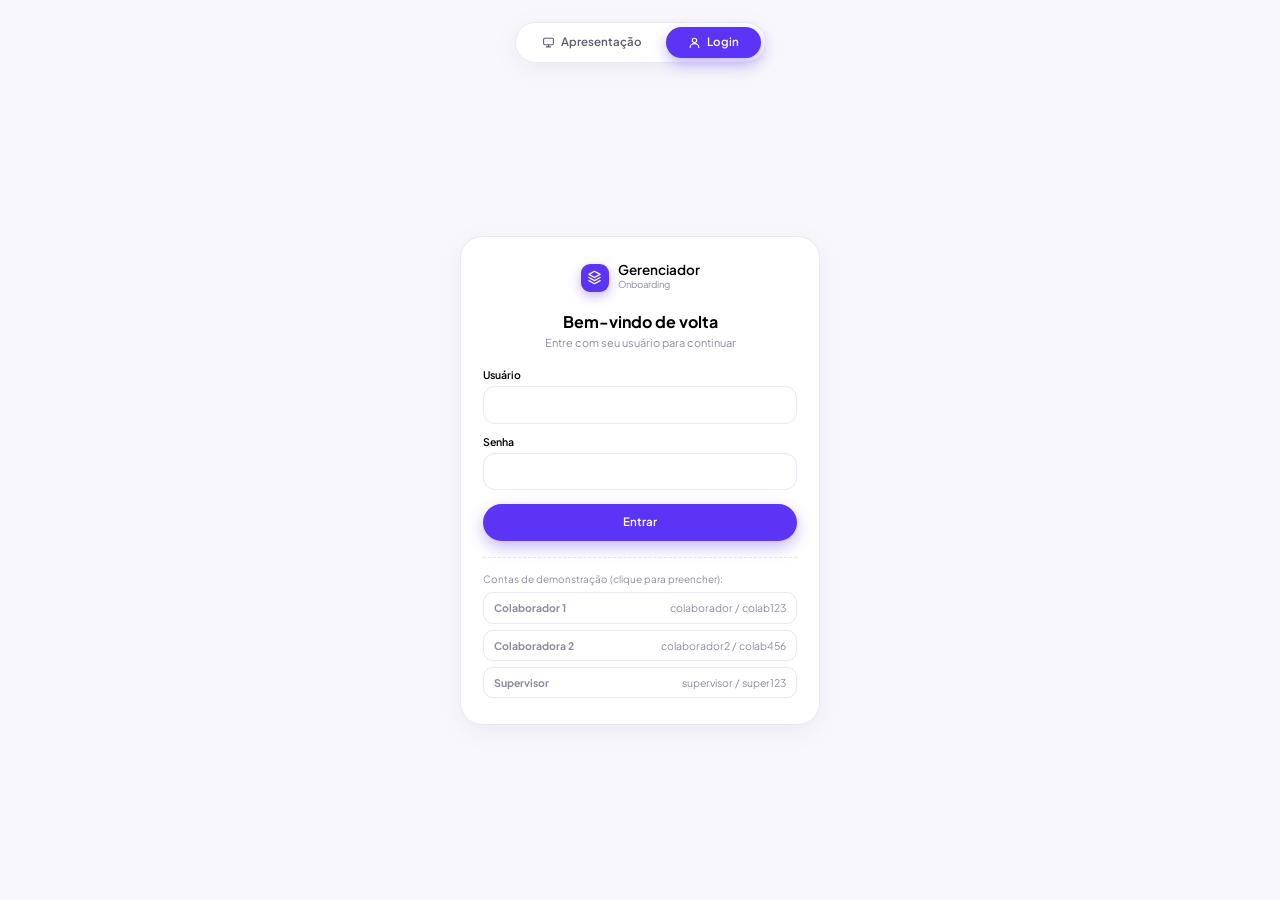
<file: index.html>
<!DOCTYPE html>
<html lang="pt-BR">
<head>
  <meta charset="UTF-8">
  <meta name="viewport" content="width=device-width, initial-scale=1">
  <title>Gerenciador</title>
  <link rel="preconnect" href="https://fonts.googleapis.com">
  <link rel="preconnect" href="https://fonts.gstatic.com" crossorigin>
  <link href="https://fonts.googleapis.com/css2?family=Plus+Jakarta+Sans:wght@300;400;500;600;700&display=swap" rel="stylesheet">
  <link rel="stylesheet" href="style.css">
  <link rel="stylesheet" href="plataforma.css">
  <script src="plataforma.js"></script>
  <script>Auth.exigir('colaborador');</script>
</head>
<body>

<!-- Ícones -->
<svg width="0" height="0" style="position:absolute" aria-hidden="true">
  <defs>
    <symbol id="i-layers" viewBox="0 0 24 24"><path d="m12 2 9 5-9 5-9-5 9-5Z"/><path d="m3 12 9 5 9-5"/><path d="m3 17 9 5 9-5"/></symbol>
    <symbol id="i-chart" viewBox="0 0 24 24"><path d="M3 3v18h18"/><path d="M18 17V9"/><path d="M13 17V5"/><path d="M8 17v-3"/></symbol>
    <symbol id="i-chat" viewBox="0 0 24 24"><path d="M21 15a2 2 0 0 1-2 2H7l-4 4V5a2 2 0 0 1 2-2h14a2 2 0 0 1 2 2z"/></symbol>
    <symbol id="i-sparkles" viewBox="0 0 24 24"><path d="M9.9 4.5 11 8l3.5 1.1L11 10.2 9.9 13.7 8.8 10.2 5.3 9.1 8.8 8z"/><path d="M18 13v4M16 15h4M17 3v3M15.5 4.5h3"/></symbol>
    <symbol id="i-plus" viewBox="0 0 24 24"><path d="M12 5v14M5 12h14"/></symbol>
    <symbol id="i-clock" viewBox="0 0 24 24"><circle cx="12" cy="12" r="9"/><path d="M12 7v5l3 2"/></symbol>
    <symbol id="i-circle" viewBox="0 0 24 24"><circle cx="12" cy="12" r="8"/></symbol>
    <symbol id="i-zap" viewBox="0 0 24 24"><path d="M13 2 4 14h7l-1 8 9-12h-7z"/></symbol>
    <symbol id="i-check" viewBox="0 0 24 24"><path d="M20 6 9 17l-5-5"/></symbol>
    <symbol id="i-check-circle" viewBox="0 0 24 24"><circle cx="12" cy="12" r="9"/><path d="m8 12 3 3 5-6"/></symbol>
    <symbol id="i-search" viewBox="0 0 24 24"><circle cx="11" cy="11" r="7"/><path d="m21 21-4.3-4.3"/></symbol>
    <symbol id="i-up-right" viewBox="0 0 24 24"><path d="M7 17 17 7M8 7h9v9"/></symbol>
    <symbol id="i-down" viewBox="0 0 24 24"><path d="M12 5v14M6 13l6 6 6-6"/></symbol>
    <symbol id="i-more" viewBox="0 0 24 24"><circle cx="5" cy="12" r="1.2"/><circle cx="12" cy="12" r="1.2"/><circle cx="19" cy="12" r="1.2"/></symbol>
    <symbol id="i-trend" viewBox="0 0 24 24"><path d="m3 17 6-6 4 4 8-8"/><path d="M15 7h6v6"/></symbol>
    <symbol id="i-activity" viewBox="0 0 24 24"><path d="M22 12h-4l-3 9L9 3l-3 9H2"/></symbol>
    <symbol id="i-chevron" viewBox="0 0 24 24"><path d="m6 9 6 6 6-6"/></symbol>
    <symbol id="i-send" viewBox="0 0 24 24"><path d="M12 19V5M5 12l7-7 7 7"/></symbol>
    <symbol id="i-x" viewBox="0 0 24 24"><path d="M18 6 6 18M6 6l12 12"/></symbol>
    <symbol id="i-briefcase" viewBox="0 0 24 24"><rect x="2" y="7" width="20" height="14" rx="2"/><path d="M16 21V5a2 2 0 0 0-2-2h-4a2 2 0 0 0-2 2v16"/></symbol>
    <symbol id="i-heart" viewBox="0 0 24 24"><path d="M19 14c1.49-1.46 3-3.21 3-5.5A5.5 5.5 0 0 0 16.5 3c-1.76 0-3 .5-4.5 2-1.5-1.5-2.74-2-4.5-2A5.5 5.5 0 0 0 2 8.5c0 2.3 1.5 4.05 3 5.5l7 7Z"/></symbol>
    <symbol id="i-list" viewBox="0 0 24 24"><path d="M8 6h13M8 12h13M8 18h13M3 6h.01M3 12h.01M3 18h.01"/></symbol>
    <symbol id="i-cap" viewBox="0 0 24 24"><path d="M22 10 12 5 2 10l10 5 10-5Z"/><path d="M6 12v5c3 3 9 3 12 0v-5"/></symbol>
    <symbol id="i-plane" viewBox="0 0 24 24"><path d="m22 2-7 20-4-9-9-4Z"/><path d="M22 2 11 13"/></symbol>
    <symbol id="i-gamepad" viewBox="0 0 24 24"><path d="M6 12h4M8 10v4"/><path d="M15 13h.01M18 11h.01"/><rect x="2" y="6" width="20" height="12" rx="5"/></symbol>
    <symbol id="i-logout" viewBox="0 0 24 24"><path d="M9 21H5a2 2 0 0 1-2-2V5a2 2 0 0 1 2-2h4"/><path d="m16 17 5-5-5-5"/><path d="M21 12H9"/></symbol>
    <symbol id="i-life" viewBox="0 0 24 24"><circle cx="12" cy="12" r="9"/><circle cx="12" cy="12" r="3.5"/><path d="m5.6 5.6 3.9 3.9M14.5 14.5l3.9 3.9M18.4 5.6l-3.9 3.9M9.5 14.5l-3.9 3.9"/></symbol>
    <symbol id="i-expand" viewBox="0 0 24 24"><path d="M15 3h6v6M9 21H3v-6M21 3l-7 7M3 21l7-7"/></symbol>
  </defs>
</svg>

<header class="topbar">
  <div class="wrap topbar-in">
    <div class="brand">
      <span class="brand-logo"><svg class="ico"><use href="#i-layers"/></svg></span>
      <span><strong>Gerenciador</strong><small>CRUD com estilo</small></span>
    </div>
    <div class="topbar-actions">
      <button class="btn-icon" type="button" data-aba="jogo" title="Jogo de onboarding"><svg class="ico"><use href="#i-gamepad"/></svg></button>
      <button class="btn-icon" type="button" data-aba="ia" title="Assistente IA"><svg class="ico"><use href="#i-sparkles"/></svg></button>
      <button class="btn-primary" type="button" id="btn-novo"><svg class="ico"><use href="#i-plus"/></svg> Novo item</button>
      <span class="user-chip"><span class="av" id="u-av"></span><span class="nm" id="u-nome"></span></span>
      <button class="btn-icon" type="button" id="sair" title="Sair"><svg class="ico"><use href="#i-logout"/></svg></button>
    </div>
  </div>
</header>

<main class="wrap">
  <nav class="tabs" aria-label="Seções">
    <button class="tab active" type="button" data-aba="itens"><svg class="ico"><use href="#i-layers"/></svg> Itens</button>
    <button class="tab" type="button" data-aba="analises"><svg class="ico"><use href="#i-chart"/></svg> Análises</button>
    <button class="tab" type="button" data-aba="ia"><svg class="ico"><use href="#i-chat"/></svg> IA</button>
    <button class="tab" type="button" data-aba="jogo"><svg class="ico"><use href="#i-gamepad"/></svg> Onboarding</button>
    <button class="tab" type="button" data-aba="blog"><svg class="ico"><use href="#i-heart"/></svg> Blog</button>
  </nav>

  <!-- ========== ITENS ========== -->
  <section id="aba-itens" class="aba active">
    <div class="stat-grid" id="cards"></div>

    <div class="filters">
      <label class="search">
        <svg class="ico"><use href="#i-search"/></svg>
        <input type="search" id="busca" placeholder="Buscar itens...">
      </label>
      <label class="select">
        <select id="f-status">
          <option value="">Todos</option>
          <option value="pendente">Pendente</option>
          <option value="ativo">Ativo</option>
          <option value="concluido">Concluído</option>
        </select>
        <svg class="ico"><use href="#i-chevron"/></svg>
      </label>
      <label class="select">
        <select id="f-cat">
          <option value="">Todas</option>
          <option value="trabalho">Trabalho</option>
          <option value="pessoal">Pessoal</option>
          <option value="ideia">Ideia</option>
          <option value="estudo">Estudo</option>
        </select>
        <svg class="ico"><use href="#i-chevron"/></svg>
      </label>
    </div>

    <div class="list-meta"><span id="contagem"></span><span id="rotulo-status">Todos os status</span></div>
    <div class="list" id="lista"></div>
  </section>

  <!-- ========== ANÁLISES ========== -->
  <section id="aba-analises" class="aba">
    <div class="stat-grid flat" id="kpis"></div>

    <div class="chart-grid">
      <article class="card">
        <header class="card-h"><h3>Distribuição por status</h3><span>proporção atual</span></header>
        <div class="donut-wrap" id="g-status"></div>
      </article>
      <article class="card">
        <header class="card-h"><h3>Itens criados por dia</h3><span>últimos 14 dias</span></header>
        <div id="g-dia"></div>
      </article>
      <article class="card">
        <header class="card-h"><h3>Por prioridade</h3><span>quantos por nível</span></header>
        <div class="hbars" id="g-prio"></div>
      </article>
      <article class="card">
        <header class="card-h"><h3>Por categoria</h3><span>distribuição temática</span></header>
        <div class="vbars" id="g-cat"></div>
      </article>
    </div>

    <div class="callout" id="taxa"></div>
  </section>

  <!-- ========== JOGO (carregado em iframe, dentro da mesma página, com a top-bar visível) ========== -->
  <section id="aba-jogo" class="aba">
    <div class="card game-card">
      <header class="card-h"><h3>Onboarding · Primeiro dia</h3>
        <button class="btn-ghost sm" type="button" id="jogo-full"><svg class="ico"><use href="#i-expand"/></svg> Tela cheia</button></header>
      <div class="game-strip" id="jogo-strip"></div>
      <div class="game-box"><iframe id="jogo-frame" title="Jogo de onboarding" allow="fullscreen"></iframe></div>
      <p class="game-help">Setas ou A/D: andar · Espaço: pular · E: interagir · Enter: avançar diálogos</p>
    </div>
  </section>

  <!-- ========== BLOG ========== -->
  <section id="aba-blog" class="aba">
    <div class="blog">
      <div class="blog-intro">
        <h2>Blog da turma 💬</h2>
        <p>Um espaço para os estagiários trocarem como foi o dia a dia. Leia, curta, comente e conte o seu também!</p>
      </div>
      <form class="card blog-novo" id="blog-form" autocomplete="off">
        <input id="blog-titulo" maxlength="80" placeholder="Título do seu post" required>
        <textarea id="blog-texto" rows="3" maxlength="500" placeholder="Como foi o seu dia hoje?" required></textarea>
        <div class="blog-novo-f"><small>Publicando como <b id="blog-autor"></b></small><button class="btn-primary" type="submit">Publicar</button></div>
      </form>
      <div id="blog-lista"></div>
    </div>
  </section>

  <!-- ========== IA ========== -->
  <section id="aba-ia" class="aba">
    <div class="chat card">
      <header class="chat-h">
        <span class="stat-ico violet"><svg class="ico"><use href="#i-sparkles"/></svg></span>
        <div><strong>Assistente do Gerenciador</strong><small>Analisa suas tarefas e responde em português</small></div>
      </header>
      <div class="chat-body" id="chat-body">
        <div class="chat-empty" id="chat-empty">
          <span class="empty-ico"><svg class="ico"><use href="#i-sparkles"/></svg></span>
          <h3>Pergunte sobre suas tarefas</h3>
          <p>Eu tenho acesso ao resumo dos seus itens e posso sugerir próximos passos.</p>
          <div class="chips">
            <button type="button" class="chip">Quantas tarefas estão pendentes?</button>
            <button type="button" class="chip">Qual a taxa de conclusão da semana?</button>
            <button type="button" class="chip">Quais itens da categoria trabalho estão ativos?</button>
            <button type="button" class="chip">Me dê 3 sugestões para organizar minha semana.</button>
          </div>
        </div>
      </div>
      <form class="chat-form" id="chat-form" autocomplete="off">
        <input id="chat-input" type="text" placeholder="Pergunte sobre suas tarefas..." maxlength="300">
        <button class="send" aria-label="Enviar"><svg class="ico"><use href="#i-send"/></svg></button>
      </form>
    </div>
  </section>
</main>

<!-- Modal novo / editar -->
<dialog id="modal">
  <form id="modal-form" class="modal-form">
    <header>
      <h2 id="modal-title">Novo item</h2>
      <button type="button" class="btn-icon sm" id="modal-x" aria-label="Fechar"><svg class="ico"><use href="#i-x"/></svg></button>
    </header>
    <label>Título<input id="f-titulo" required maxlength="120" placeholder="O que precisa ser feito?"></label>
    <label>Descrição<textarea id="f-descricao" rows="3" maxlength="300" placeholder="Detalhes opcionais"></textarea></label>
    <div class="row3">
      <label>Status
        <select id="f-m-status">
          <option value="pendente">Pendente</option>
          <option value="ativo">Ativo</option>
          <option value="concluido">Concluído</option>
        </select>
      </label>
      <label>Prioridade
        <select id="f-m-prioridade">
          <option value="baixa">Baixa</option>
          <option value="media" selected>Média</option>
          <option value="alta">Alta</option>
          <option value="urgente">Urgente</option>
        </select>
      </label>
      <label>Categoria
        <select id="f-m-categoria">
          <option value="trabalho">Trabalho</option>
          <option value="pessoal" selected>Pessoal</option>
          <option value="ideia">Ideia</option>
          <option value="estudo">Estudo</option>
        </select>
      </label>
    </div>
    <footer>
      <button type="button" class="btn-ghost" id="modal-cancel">Cancelar</button>
      <button class="btn-primary" type="submit">Salvar</button>
    </footer>
  </form>
</dialog>

<!-- Assistente virtual (widget) -->
<div class="assist-hint" id="assist-hint" role="button" tabindex="0">Se você sentir que precisa de algo, pode contar comigo</div>
<button type="button" class="assist-fab" id="assist-fab" aria-label="Abrir assistente" aria-expanded="false" aria-controls="assist-panel">
  <span class="avatar"></span>
</button>

<section class="assist-panel" id="assist-panel" role="dialog" aria-label="Assistente virtual" hidden>
  <header class="assist-head">
    <span class="avatar"></span>
    <div class="assist-id"><strong id="assist-nome"></strong><small>Assistente Virtual</small></div>
    <div class="assist-tools">
      <div class="assist-menu" id="assist-menu" hidden>
        <button type="button" class="head-btn" id="assist-dots" aria-label="Mais opções" aria-haspopup="true" aria-expanded="false"><svg class="ico"><use href="#i-more"/></svg></button>
        <div class="assist-pop" id="assist-pop" hidden>
          <button type="button" id="assist-reset">Reconfigurar assistente</button>
        </div>
      </div>
      <button type="button" class="head-btn" id="assist-close" aria-label="Fechar"><svg class="ico"><use href="#i-x"/></svg></button>
    </div>
  </header>

  <!-- Tela 1: estilo -->
  <div class="tela active" data-tela="1">
    <div class="stepper"><span class="st on">1</span><span class="seg"></span><span class="st">2</span><span class="seg"></span><span class="st">3</span></div>
    <p class="ask">Oi! Como você gostaria que eu seja?</p>
    <div class="opcoes" role="radiogroup" aria-label="Estilo da assistente" data-grupo="estilo">
      <button type="button" class="opcao" role="radio" aria-checked="false" data-valor="amigavel">
        <span class="oi violeta"><svg class="ico"><use href="#i-sparkles"/></svg></span>
        <span class="otxt"><b>Amigável</b><small>Uma assistente próxima e descontraída</small></span>
      </button>
      <button type="button" class="opcao" role="radio" aria-checked="false" data-valor="profissional">
        <span class="oi azul"><svg class="ico"><use href="#i-briefcase"/></svg></span>
        <span class="otxt"><b>Profissional</b><small>Direta e objetiva</small></span>
      </button>
      <button type="button" class="opcao" role="radio" aria-checked="false" data-valor="paciente">
        <span class="oi rosa"><svg class="ico"><use href="#i-heart"/></svg></span>
        <span class="otxt"><b>Paciente</b><small>Sempre calma e acolhedora</small></span>
      </button>
    </div>
    <button type="button" class="assist-cta" id="cta-1" disabled>Escolher</button>
  </div>

  <!-- Tela 2: modo de trabalho -->
  <div class="tela" data-tela="2">
    <div class="stepper"><span class="st ok">1</span><span class="seg ok"></span><span class="st on">2</span><span class="seg"></span><span class="st">3</span></div>
    <p class="ask">Como você prefere trabalhar comigo?</p>
    <div class="opcoes" role="radiogroup" aria-label="Modo de trabalho" data-grupo="modo">
      <button type="button" class="opcao" role="radio" aria-checked="false" data-valor="rapidas">
        <span class="oi laranja"><svg class="ico"><use href="#i-zap"/></svg></span>
        <span class="otxt"><b>Respostas rápidas</b><small>Direto ao ponto</small></span>
      </button>
      <button type="button" class="opcao" role="radio" aria-checked="false" data-valor="explicacoes">
        <span class="oi indigo"><svg class="ico"><use href="#i-list"/></svg></span>
        <span class="otxt"><b>Com explicações</b><small>Passo a passo</small></span>
      </button>
      <button type="button" class="opcao" role="radio" aria-checked="false" data-valor="exemplos">
        <span class="oi navy"><svg class="ico"><use href="#i-cap"/></svg></span>
        <span class="otxt"><b>Com exemplos</b><small>Usando situações reais</small></span>
      </button>
    </div>
    <button type="button" class="assist-cta" id="cta-2" disabled>Continuar</button>
  </div>

  <!-- Tela 3: conversa -->
  <div class="tela chat" data-tela="chat">
    <div class="chat-msgs" id="assist-msgs" aria-live="polite"></div>
    <div class="sos-box">
      <p>Caso ainda tenha dúvidas, sinta-se à vontade de chamar seu supervisor!</p>
      <button type="button" class="sos-btn" id="sos-btn"><svg class="ico"><use href="#i-life"/></svg> SOS</button>
      <small class="sos-ok" id="sos-ok" hidden>Pedido enviado! Seu supervisor foi avisado. 💜</small>
    </div>
    <form class="assist-form" id="assist-form" autocomplete="off">
      <input id="assist-input" type="text" placeholder="Digite sua mensagem..." maxlength="300">
      <button class="enviar" aria-label="Enviar"><svg class="ico"><use href="#i-plane"/></svg></button>
    </form>
  </div>
</section>

<script src="script.js"></script>
</body>
</html>
</file>
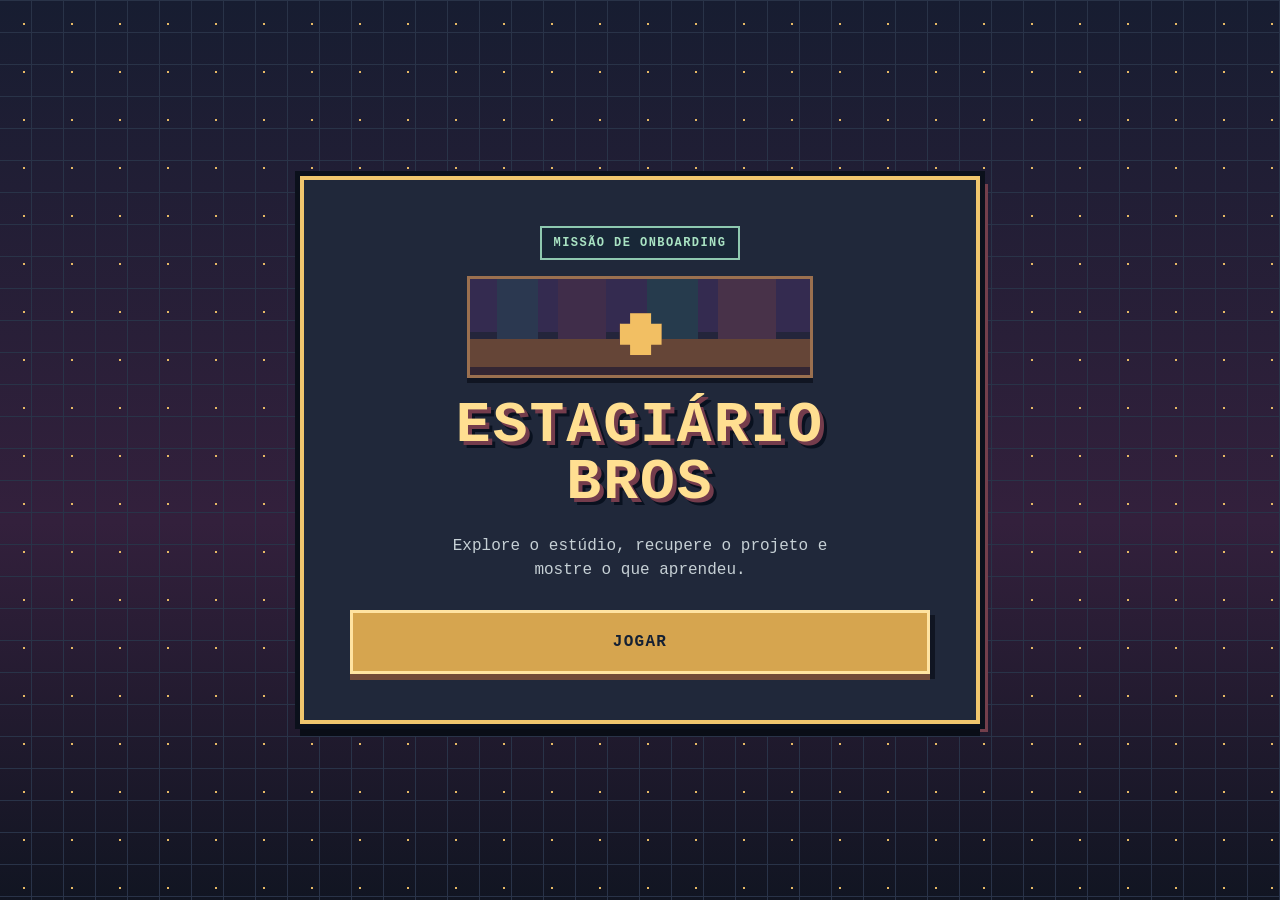
<file: jogo/index.html>
<!doctype html>
<html lang="pt-BR">
<head>
  <meta charset="utf-8">
  <meta name="viewport" content="width=device-width, initial-scale=1">
  <title>Estagiário Bros</title>
  <style>
    html, body { width: 100%; height: 100%; margin: 0; background: #172033; overflow: hidden; }
    body { display: grid; place-items: center; }
    canvas {
      display: block;
      width: min(100vw, 177.7778vh);
      height: auto;
      max-width: 100vw;
      max-height: 100vh;
      image-rendering: pixelated;
    }
    #menu-inicial {
      position: fixed;
      inset: 0;
      z-index: 20;
      display: grid;
      place-items: center;
      overflow: hidden;
      padding: 24px;
      box-sizing: border-box;
      color: #fff4d6;
      font-family: Arial, sans-serif;
      background-color: #10182a;
      background-image: radial-gradient(#f0bd65 1px, transparent 1.5px),
        linear-gradient(180deg, #131c32 0%, #21192f 62%, #101722 100%);
      background-size: 42px 42px, 100% 100%;
    }
    .menu-painel {
      width: min(560px, 100%);
      padding: clamp(28px, 6vw, 54px);
      box-sizing: border-box;
      text-align: center;
      background: #18243a;
      border: 4px solid #d5a755;
      box-shadow: 0 0 0 6px #09111f, 0 16px 0 #080e19, 0 0 32px #d8975144;
    }
    .menu-selo {
      display: inline-block;
      margin-bottom: 16px;
      padding: 7px 12px;
      border: 2px solid #7e9995;
      color: #89d3c7;
      font-size: 12px;
      font-weight: 700;
      letter-spacing: .18em;
      text-transform: uppercase;
    }
    .menu-painel h1 {
      margin: 0;
      color: #ffdc8b;
      font-size: clamp(38px, 9vw, 64px);
      line-height: .98;
      letter-spacing: .035em;
      text-shadow: 4px 4px 0 #743c4c, 7px 7px 0 #09111f;
    }
    .menu-painel p {
      margin: 22px auto 28px;
      max-width: 390px;
      color: #c8d2d3;
      font-size: 16px;
      line-height: 1.5;
    }
    .menu-botao, .fase-botao {
      width: 100%;
      min-height: 58px;
      padding: 14px 18px;
      color: #142033;
      font: inherit;
      font-weight: 800;
      cursor: pointer;
      border: 3px solid #ffe19a;
      background: #d9a64f;
      box-shadow: 0 5px 0 #704a38;
      transition: transform .12s ease, filter .12s ease;
    }
    .menu-botao:hover, .fase-botao:hover { filter: brightness(1.12); transform: translateY(-2px); }
    .menu-botao:active, .fase-botao:active { transform: translateY(3px); box-shadow: 0 2px 0 #704a38; }
    .menu-botao:focus-visible, .fase-botao:focus-visible, .menu-voltar:focus-visible {
      outline: 3px solid #8ee2d5;
      outline-offset: 4px;
    }
    #tela-selecao h2 { margin: 0 0 8px; color: #ffdc8b; font-size: 28px; }
    #tela-selecao p { margin: 0 auto 22px; }
    #lista-fases { display: grid; gap: 14px; }
    .fase-botao { display: flex; align-items: center; gap: 16px; text-align: left; }
    .fase-numero {
      display: grid;
      flex: 0 0 38px;
      height: 38px;
      place-items: center;
      border: 2px solid #d8bc7a;
      color: #ffdc8b;
      background: #26374b;
    }
    .fase-texto { display: grid; gap: 4px; }
    .fase-texto small { color: #304153; font-weight: 600; }
    .menu-voltar {
      margin-top: 22px;
      padding: 8px 12px;
      border: 0;
      color: #c8d2d3;
      background: transparent;
      font: inherit;
      cursor: pointer;
      text-decoration: underline;
      text-underline-offset: 4px;
    }
    [hidden] { display: none !important; }
    @media (max-width: 480px) {
      #menu-inicial { padding: 18px; }
      .menu-painel { padding: 30px 22px; }
      .menu-painel p { font-size: 14px; }
    }
    /* Acabamento em blocos inspirado na arte pixel do jogo. */
    html, body { background: #101522; }
    #menu-inicial {
      color: #f8e8bd;
      font-family: "Courier New", monospace;
      background-color: #151a2a;
      background-image:
        linear-gradient(90deg, transparent 96%, #293348 96%),
        linear-gradient(0deg, transparent 96%, #293348 96%),
        radial-gradient(#e7b965 1px, transparent 1.5px),
        linear-gradient(180deg, #171d31 0%, #33203c 58%, #111522 100%);
      background-size: 32px 32px, 32px 32px, 48px 48px, 100% 100%;
    }
    .menu-painel {
      width: min(680px, 100%);
      padding: clamp(24px, 5vw, 46px);
      border: 4px solid #f0c66d;
      background: #20283a;
      box-shadow: 0 0 0 5px #0b101b, 0 12px 0 #090d16, 8px 8px 0 #743f4c;
      image-rendering: pixelated;
      max-height: calc(100vh - 24px);
      overflow: hidden;
    }
    .menu-selo {
      padding: 8px 12px;
      border: 2px solid #8ec9b0;
      color: #a9e3c3;
      background: #182737;
      font-family: "Courier New", monospace;
      letter-spacing: .12em;
    }
    .menu-cenario {
      position: relative;
      width: min(340px, 100%);
      height: 96px;
      margin: 0 auto 20px;
      overflow: hidden;
      border: 3px solid #9b704f;
      background:
        linear-gradient(180deg, transparent 0 63%, #654537 63% 100%),
        linear-gradient(90deg, transparent 0 8%, #2b3850 8% 20%, transparent 20% 26%, #402d4a 26% 40%, transparent 40% 52%, #263b4d 52% 67%, transparent 67% 73%, #483249 73% 90%, transparent 90%),
        linear-gradient(#342b50 0 55%, #24253b 55%);
      box-shadow: inset 0 -8px 0 #342633, 0 5px 0 #101522;
      image-rendering: pixelated;
    }
    .menu-cenario::before {
      content: "";
      position: absolute;
      left: 44%;
      bottom: 20px;
      width: 42px;
      height: 42px;
      background: #f2bf63;
      box-shadow: 0 0 0 5px #402b3c, 0 0 18px 8px #f2a94c88;
      clip-path: polygon(25% 0, 75% 0, 75% 25%, 100% 25%, 100% 75%, 75% 75%, 75% 100%, 25% 100%, 25% 75%, 0 75%, 0 25%, 25% 25%);
    }
    .menu-painel h1 {
      color: #ffdf91;
      font-family: "Courier New", monospace;
      font-weight: 900;
      font-size: clamp(34px, 8vw, 58px);
      text-shadow: 4px 4px 0 #743c4c, 7px 7px 0 #09111f;
    }
    .menu-painel p { color: #c6d0d5; font-family: "Courier New", monospace; }
    .menu-botao, .fase-botao, .menu-voltar {
      font-family: "Courier New", monospace;
      image-rendering: pixelated;
    }
    .menu-botao {
      min-height: 64px;
      border: 3px solid #ffe3a1;
      background: #d6a54f;
      box-shadow: 0 6px 0 #724a39, 5px 5px 0 #101522;
      text-transform: uppercase;
      letter-spacing: .08em;
    }
    #tela-selecao h2 { color: #ffdf91; font-family: "Courier New", monospace; }
    #lista-fases { gap: 12px; }
    .fase-botao {
      min-height: 76px;
      padding: 12px 16px;
      border: 3px solid #8197a4;
      color: #f5e7c3;
      background: #29374a;
      box-shadow: 0 5px 0 #111925, 4px 4px 0 #0b101b;
    }
    .fase-botao:hover { border-color: #f0c66d; }
    .fase-botao.fase-quiz { border-color: #8ec9b0; background: #263f43; }
    .fase-numero {
      flex-basis: 44px;
      height: 44px;
      border: 3px solid #d6b36d;
      color: #ffe19a;
      background: #1c2938;
      font-size: 18px;
      box-shadow: 3px 3px 0 #111925;
    }
    .fase-quiz .fase-numero { border-color: #8ec9b0; color: #b1e8c9; }
    .fase-texto strong { font-size: 17px; }
    .fase-texto small { color: #c2d0d6; line-height: 1.35; }
    .menu-voltar { color: #d5dedf; }
    #quiz-tela {
      position: fixed;
      inset: 0;
      z-index: 30;
      display: grid;
      place-items: center;
      overflow: hidden;
      padding: 22px;
      box-sizing: border-box;
      color: #f8e8bd;
      font-family: "Courier New", monospace;
      background-color: #151a2a;
      background-image: linear-gradient(90deg, transparent 96%, #293348 96%),
        linear-gradient(0deg, transparent 96%, #293348 96%),
        linear-gradient(180deg, #171d31 0%, #33203c 58%, #111522 100%);
      background-size: 32px 32px, 32px 32px, 100% 100%;
    }
    .quiz-painel {
      width: min(720px, 100%);
      padding: clamp(22px, 5vw, 40px);
      box-sizing: border-box;
      max-height: calc(100vh - 24px);
      overflow: hidden;
      border: 4px solid #f0c66d;
      background: #20283a;
      box-shadow: 0 0 0 5px #0b101b, 0 12px 0 #090d16, 8px 8px 0 #743f4c;
    }
    .quiz-topo { display: flex; justify-content: space-between; gap: 12px; color: #a9e3c3; font-size: 13px; font-weight: 700; }
    .quiz-painel h2 { margin: 16px 0 20px; color: #ffdf91; font-size: clamp(23px, 5vw, 32px); }
    #quiz-pergunta { margin: 0 0 20px; color: #fff3d2; font-size: clamp(17px, 3vw, 21px); line-height: 1.45; }
    #quiz-opcoes { display: grid; gap: 10px; }
    .quiz-opcao, .quiz-botao {
      padding: 13px 15px;
      border: 3px solid #8197a4;
      color: #f5e7c3;
      background: #29374a;
      box-shadow: 0 4px 0 #111925;
      font: 700 15px/1.35 "Courier New", monospace;
      text-align: left;
      cursor: pointer;
    }
    .quiz-opcao:hover:not(:disabled), .quiz-botao:hover { border-color: #f0c66d; filter: brightness(1.12); }
    .quiz-opcao.correta { border-color: #8ec9b0; background: #26483f; }
    .quiz-opcao.incorreta { border-color: #d97878; background: #552f3b; }
    .quiz-retorno { min-height: 42px; margin: 18px 0 10px; color: #c6d0d5; line-height: 1.45; }
    .retorno-correto { color: #a9e3c3; }
    .retorno-incorreto { color: #ffc3a9; }
    .quiz-acoes { display: flex; flex-wrap: wrap; gap: 12px; margin-top: 8px; }
    .quiz-botao { text-align: center; }
    .quiz-botao-principal { border-color: #ffe3a1; color: #1d2634; background: #d6a54f; }
    .quiz-botao-secundario { background: #263f43; }
    .quiz-opcao:focus-visible, .quiz-botao:focus-visible { outline: 3px solid #a9e3c3; outline-offset: 3px; }
    @media (max-width: 480px) {
      .menu-painel { padding: 26px 20px; }
      .fase-botao { gap: 12px; }
      .quiz-topo { font-size: 11px; }
    }
    @media (max-height: 600px) {
      #menu-inicial { padding: 8px 14px; }
      .menu-painel { padding: 12px 24px; }
      .menu-selo { margin-bottom: 8px; padding: 5px 9px; font-size: 10px; }
      .menu-cenario { height: 48px; margin-bottom: 8px; }
      .menu-cenario::before { bottom: 8px; width: 24px; height: 24px; }
      .menu-painel h1 { font-size: clamp(27px, 8vh, 38px); line-height: .92; }
      .menu-painel p { margin: 10px auto 12px; font-size: 13px; line-height: 1.3; }
      .menu-botao { min-height: 46px; padding: 9px 14px; }
      #tela-selecao h2 { margin: 0 0 5px; font-size: 23px; }
      #tela-selecao p { margin: 0 auto 10px; }
      #lista-fases { gap: 7px; }
      .fase-botao { min-height: 57px; padding: 7px 11px; }
      .fase-numero { flex-basis: 36px; height: 36px; font-size: 15px; }
      .fase-texto { gap: 1px; }
      .fase-texto strong { font-size: 14px; }
      .fase-texto small { font-size: 11px; line-height: 1.15; }
      .menu-voltar { margin-top: 8px; padding: 5px 8px; font-size: 13px; }
    }
    @media (max-height: 420px) {
      #menu-inicial { padding: 4px 10px; }
      .menu-painel { padding: 8px 18px; }
      #tela-inicio .menu-cenario { display: none; }
      .menu-painel p { margin: 6px auto 8px; }
      .fase-botao { min-height: 49px; }
      .fase-numero { flex-basis: 30px; height: 30px; }
    }
    @media (max-height: 600px) {
      #quiz-tela { padding: 8px 14px; }
      .quiz-painel { padding: 10px 18px; }
      .quiz-topo { font-size: 10px; }
      .quiz-painel h2 { margin: 6px 0 8px; font-size: 21px; }
      #quiz-pergunta { margin: 0 0 9px; font-size: 15px; line-height: 1.25; }
      #quiz-opcoes { gap: 6px; }
      .quiz-opcao, .quiz-botao { padding: 7px 10px; font-size: 13px; line-height: 1.2; }
      .quiz-retorno { min-height: 28px; margin: 8px 0 5px; font-size: 12px; line-height: 1.25; }
      .quiz-acoes { gap: 8px; margin-top: 4px; }
    }
    @media (max-height: 420px) {
      #quiz-tela { padding: 4px 10px; }
      .quiz-painel { padding: 7px 12px; }
      .quiz-painel h2 { margin: 3px 0 5px; font-size: 18px; }
      #quiz-pergunta { margin-bottom: 6px; font-size: 13px; }
      #quiz-opcoes { gap: 4px; }
      .quiz-opcao, .quiz-botao { padding: 5px 8px; font-size: 12px; }
      .quiz-retorno { min-height: 22px; margin: 5px 0 3px; font-size: 11px; }
      .quiz-acoes { margin-top: 2px; }
    }
  </style>
</head>
<body>
  <div id="aviso" style="position:fixed;top:12px;left:12px;z-index:10;padding:8px 12px;border-radius:6px;background:#172033;color:white;font:14px sans-serif">Carregando jogo…</div>
  <main id="menu-inicial" aria-label="Menu de Estagiário Bros">
    <section class="menu-painel" id="tela-inicio" aria-labelledby="titulo-jogo">
      <span class="menu-selo">Missão de onboarding</span>
      <div class="menu-cenario" aria-hidden="true"></div>
      <h1 id="titulo-jogo">ESTAGIÁRIO<br>BROS</h1>
      <p>Explore o estúdio, recupere o projeto e mostre o que aprendeu.</p>
      <button class="menu-botao" id="botao-jogar" type="button">Jogar</button>
    </section>
    <section class="menu-painel" id="tela-selecao" aria-labelledby="titulo-selecao" hidden>
      <span class="menu-selo">Escolha sua missão</span>
      <h2 id="titulo-selecao">Selecionar fase</h2>
      <p>Escolha por qual etapa do onboarding quer começar.</p>
      <div id="lista-fases"></div>
      <button class="menu-voltar" id="botao-voltar" type="button">Voltar</button>
    </section>
  </main>
  <section id="quiz-tela" aria-labelledby="quiz-titulo" hidden>
    <div class="quiz-painel">
      <div class="quiz-topo"><span id="quiz-progresso">PERGUNTA 1 / 6</span><span id="quiz-placar">ACERTOS 0</span></div>
      <h2 id="quiz-titulo">Quiz</h2>
      <p id="quiz-pergunta"></p>
      <div id="quiz-opcoes"></div>
      <p id="quiz-retorno" class="quiz-retorno" aria-live="polite"></p>
      <div class="quiz-acoes">
        <button id="quiz-avancar" class="quiz-botao quiz-botao-principal" type="button" hidden>Próxima pergunta</button>
        <button id="quiz-refazer" class="quiz-botao quiz-botao-principal" type="button" hidden>Refazer quiz</button>
        <button id="quiz-menu" class="quiz-botao quiz-botao-secundario" type="button" hidden>Voltar às fases</button>
      </div>
    </div>
  </section>
  <script>
    // Tenta Phaser local primeiro e usa as CDNs como alternativa.
    function carregarScript(src) {
      return new Promise((resolve, reject) => {
        const script = document.createElement('script');
        script.src = src;
        script.onload = resolve;
        script.onerror = reject;
        document.head.appendChild(script);
      });
    }
    async function iniciarProjeto() {
      try {
        try {
          await carregarScript('phaser.min.js');
        } catch (erroLocal) {
          try {
            await carregarScript('https://cdn.jsdelivr.net/npm/phaser@3.90.0/dist/phaser.min.js');
          } catch (erroJsDelivr) {
            await carregarScript('https://cdnjs.cloudflare.com/ajax/libs/phaser/3.90.0/phaser.min.js');
          }
        }
        await carregarScript('efeitos-audio.js');
        // Assets da Fase 1: personagem, inimigos, itens e fundo.
        await carregarScript('assets.js');
        // Arte aprovada da Fase 1 em data URI para funcionar em file://.
        await carregarScript('assets_fase1_novos.js');
        // As imagens exclusivas da Fase 2 ficam em um arquivo próprio.
        await carregarScript('assets_fase2.js');
        // Retratos grandes dos NPCs, recortados e sem o fundo verde.
        await carregarScript('assets_npc_dialogo.js');
        await carregarScript('levels.js');
        await carregarScript('dialogs.js');
        await carregarScript('game.js');
      } catch (erro) {
        document.getElementById('aviso').textContent = 'Não foi possível carregar o jogo. Confira os arquivos e a conexão com a internet.';
      }
    }
    iniciarProjeto();
  </script>
</body>
</html>
</file>
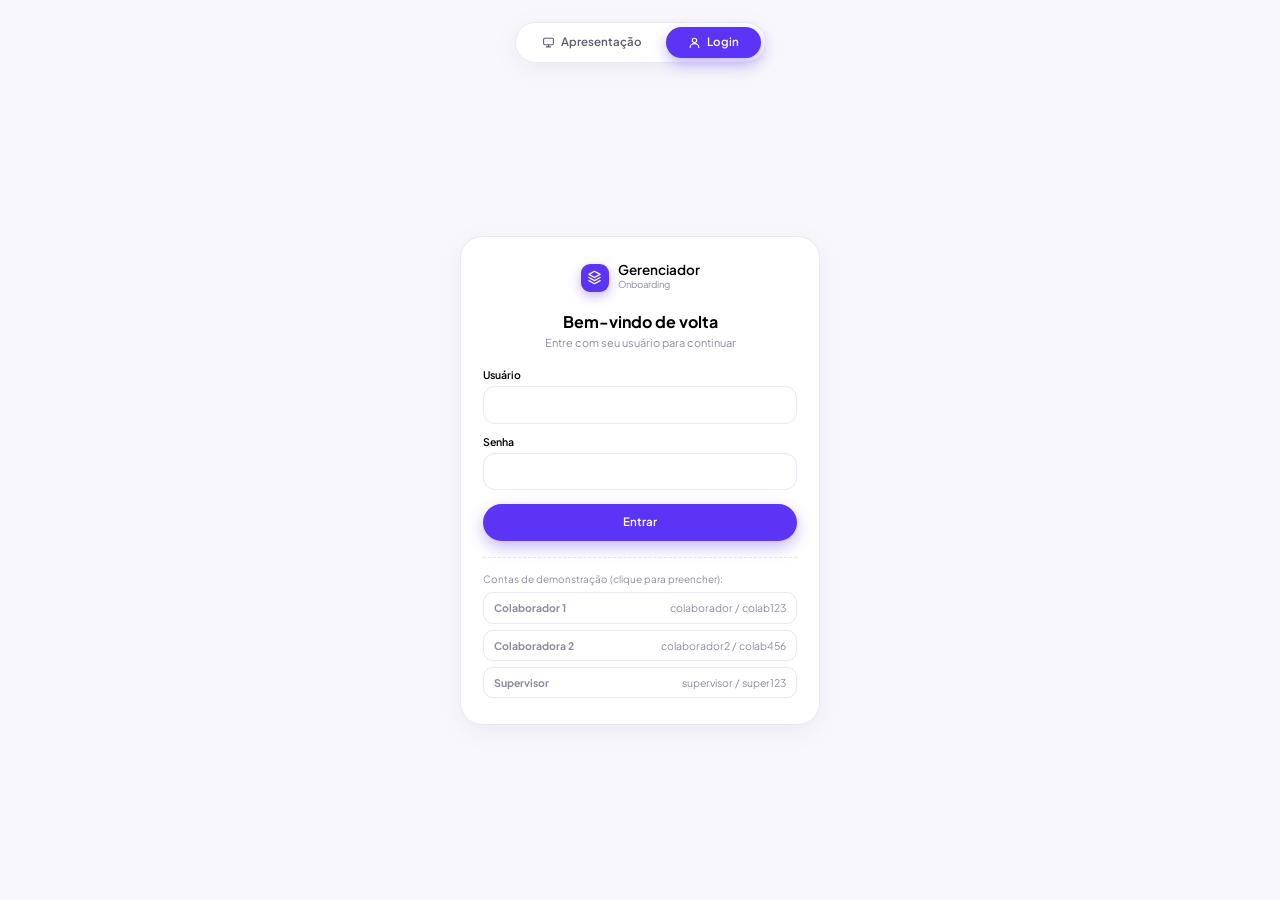
<file: login.html>
<!DOCTYPE html>
<html lang="pt-BR">
<head>
  <meta charset="UTF-8">
  <meta name="viewport" content="width=device-width, initial-scale=1">
  <title>Entrar · Gerenciador</title>
  <link rel="preconnect" href="https://fonts.googleapis.com">
  <link rel="preconnect" href="https://fonts.gstatic.com" crossorigin>
  <link href="https://fonts.googleapis.com/css2?family=Plus+Jakarta+Sans:wght@300;400;500;600;700&display=swap" rel="stylesheet">
  <link rel="stylesheet" href="style.css">
  <link rel="stylesheet" href="plataforma.css">
  <script src="plataforma.js"></script>
  <script>{ const s = Auth.sessao(); if (s) location.replace(Auth.destino(s.papel)); }</script>
</head>
<body>
<svg width="0" height="0" style="position:absolute" aria-hidden="true"><defs>
  <symbol id="i-layers" viewBox="0 0 24 24"><path d="m12 2 9 5-9 5-9-5 9-5Z"/><path d="m3 12 9 5 9-5"/><path d="m3 17 9 5 9-5"/></symbol>
  <symbol id="i-slides" viewBox="0 0 24 24"><rect x="3" y="4" width="18" height="12" rx="2"/><path d="M8 20h8M12 16v4"/></symbol>
  <symbol id="i-user" viewBox="0 0 24 24"><circle cx="12" cy="8" r="4"/><path d="M4 21c0-4 3.6-7 8-7s8 3 8 7"/></symbol>
  <symbol id="i-prev" viewBox="0 0 24 24"><path d="m15 18-6-6 6-6"/></symbol>
  <symbol id="i-full" viewBox="0 0 24 24"><path d="M4 9V4h5M20 9V4h-5M4 15v5h5M20 15v5h-5"/></symbol>
  <symbol id="i-fullx" viewBox="0 0 24 24"><path d="M9 4v5H4M15 4v5h5M9 20v-5H4M15 20v-5h5"/></symbol>
  <symbol id="i-next" viewBox="0 0 24 24"><path d="m9 18 6-6-6-6"/></symbol>
</defs></svg>
<div class="entrada-tabs">
  <nav class="tabs" role="tablist" aria-label="Escolha o que ver">
    <button class="tab" type="button" role="tab" data-aba="slides" id="tab-slides"><svg class="ico"><use href="#i-slides"/></svg> Apresentação</button>
    <button class="tab active" type="button" role="tab" data-aba="login" id="tab-login"><svg class="ico"><use href="#i-user"/></svg> Login</button>
  </nav>
</div>

<!-- ========== APRESENTAÇÃO (slides do PowerPoint) ========== -->
<section id="aba-slides" class="aba-entrada" hidden>
  <div class="slides">
    <div class="slide-stage">
      <img id="slide-img" src="assets/slides/slide-1.jpg" alt="Slide 1 de 6">
    </div>
    <div class="slide-nav">
      <button class="btn-icon" type="button" id="slide-prev" title="Slide anterior" aria-label="Slide anterior"><svg class="ico"><use href="#i-prev"/></svg></button>
      <div class="slide-dots" id="slide-dots" role="tablist" aria-label="Slides"></div>
      <span class="slide-count" id="slide-count">1 / 6</span>
      <button class="btn-icon" type="button" id="slide-full" title="Tela cheia (F)" aria-label="Tela cheia"><svg class="ico"><use href="#i-full"/></svg></button>
      <button class="btn-icon" type="button" id="slide-next" title="Próximo slide" aria-label="Próximo slide"><svg class="ico"><use href="#i-next"/></svg></button>
    </div>
    <button class="btn-primary slide-ir" type="button" data-aba="login">Ir para o login</button>
  </div>
</section>

<main class="login-page aba-entrada" id="aba-login">
  <form class="card login" id="form" autocomplete="on">
    <div class="brand"><span class="brand-logo"><svg class="ico"><use href="#i-layers"/></svg></span><span><strong>Gerenciador</strong><small>Onboarding</small></span></div>
    <h1>Bem-vindo de volta</h1>
    <p class="sub">Entre com seu usuário para continuar</p>
    <div class="erro" id="erro" hidden>Usuário ou senha incorretos.</div>
    <label>Usuário<input id="usuario" autocomplete="username" required></label>
    <label>Senha<input id="senha" type="password" autocomplete="current-password" required></label>
    <button class="btn-primary" type="submit">Entrar</button>
    <div class="demo">Contas de demonstração (clique para preencher):
      <button type="button" data-u="colaborador" data-s="colab123"><b>Colaborador 1</b><span>colaborador / colab123</span></button>
      <button type="button" data-u="colaborador2" data-s="colab456"><b>Colaboradora 2</b><span>colaborador2 / colab456</span></button>
      <button type="button" data-u="supervisor" data-s="super123"><b>Supervisor</b><span>supervisor / super123</span></button>
    </div>
  </form>
</main>
<script>
  const $ = (id) => document.getElementById(id);
  document.querySelectorAll('.demo button').forEach((b) => b.addEventListener('click', () => {
    $('usuario').value = b.dataset.u; $('senha').value = b.dataset.s; $('senha').focus();
  }));
  /* ---- troca entre Apresentação e Login (mesmo efeito de Análises <-> IA) ---- */
  const TOTAL = 6; let atual = 1;
  const img = $('slide-img');
  $('slide-dots').innerHTML = Array.from({ length: TOTAL }, (_, i) =>
    `<button type="button" role="tab" data-slide="${i + 1}" aria-label="Slide ${i + 1}"></button>`).join('');
  function irSlide(n) {
    atual = Math.min(TOTAL, Math.max(1, n));
    img.src = `assets/slides/slide-${atual}.jpg`;
    img.alt = `Slide ${atual} de ${TOTAL}`;
    $('slide-count').textContent = `${atual} / ${TOTAL}`;
    $('slide-prev').disabled = atual === 1;
    $('slide-next').disabled = atual === TOTAL;
    document.querySelectorAll('#slide-dots button').forEach((b) =>
      b.classList.toggle('on', Number(b.dataset.slide) === atual));
  }
  /* ---- tela cheia (usa a API do navegador; se não houver, cobre a janela com CSS) ---- */
  const caixa = document.querySelector('.slides');
  const emTelaCheia = () => !!(document.fullscreenElement || document.webkitFullscreenElement) || caixa.classList.contains('tela-cheia');
  function atualizarTelaCheia() {
    const on = emTelaCheia();
    $('slide-full').querySelector('use').setAttribute('href', on ? '#i-fullx' : '#i-full');
    $('slide-full').title = on ? 'Sair da tela cheia (Esc)' : 'Tela cheia (F)';
    $('slide-full').setAttribute('aria-label', $('slide-full').title);
  }
  async function alternarTelaCheia() {
    if (emTelaCheia()) {
      caixa.classList.remove('tela-cheia');
      try { if (document.fullscreenElement) await document.exitFullscreen(); else if (document.webkitFullscreenElement) document.webkitExitFullscreen(); } catch (e) {}
    } else {
      try {
        if (caixa.requestFullscreen) await caixa.requestFullscreen();
        else if (caixa.webkitRequestFullscreen) caixa.webkitRequestFullscreen();
        else caixa.classList.add('tela-cheia');
      } catch (e) { caixa.classList.add('tela-cheia'); }
    }
    atualizarTelaCheia();
  }
  $('slide-full').addEventListener('click', alternarTelaCheia);
  document.addEventListener('fullscreenchange', atualizarTelaCheia);
  document.addEventListener('webkitfullscreenchange', atualizarTelaCheia);
  function mostrarAba(nome) {
    const slides = nome === 'slides';
    $('aba-slides').hidden = !slides;
    $('aba-login').hidden = slides;
    if (!slides && emTelaCheia()) alternarTelaCheia();
    $('tab-slides').classList.toggle('active', slides);
    $('tab-login').classList.toggle('active', !slides);
    $('tab-slides').setAttribute('aria-selected', slides);
    $('tab-login').setAttribute('aria-selected', !slides);
    history.replaceState(null, '', slides ? '#apresentacao' : location.pathname + location.search);
    if (!slides) $('usuario').focus({ preventScroll: true });
  }
  document.querySelectorAll('[data-aba]').forEach((b) => b.addEventListener('click', () => mostrarAba(b.dataset.aba)));
  $('slide-prev').addEventListener('click', () => irSlide(atual - 1));
  $('slide-next').addEventListener('click', () => irSlide(atual + 1));
  $('slide-dots').addEventListener('click', (e) => { const b = e.target.closest('[data-slide]'); if (b) irSlide(Number(b.dataset.slide)); });
  document.addEventListener('keydown', (e) => {
    if ($('aba-slides').hidden) return;
    if (e.key === 'ArrowRight') irSlide(atual + 1);
    if (e.key === 'ArrowLeft') irSlide(atual - 1);
    if (e.key === 'f' || e.key === 'F') alternarTelaCheia();
    if (e.key === 'Escape' && caixa.classList.contains('tela-cheia')) alternarTelaCheia();
  });
  irSlide(1);
  if (location.hash === '#apresentacao') mostrarAba('slides');

  $('form').addEventListener('submit', (e) => {
    e.preventDefault();
    const s = Auth.entrar($('usuario').value, $('senha').value);
    if (!s) { $('erro').hidden = false; return; }
    location.href = Auth.destino(s.papel);
  });
</script>
</body>
</html>
</file>
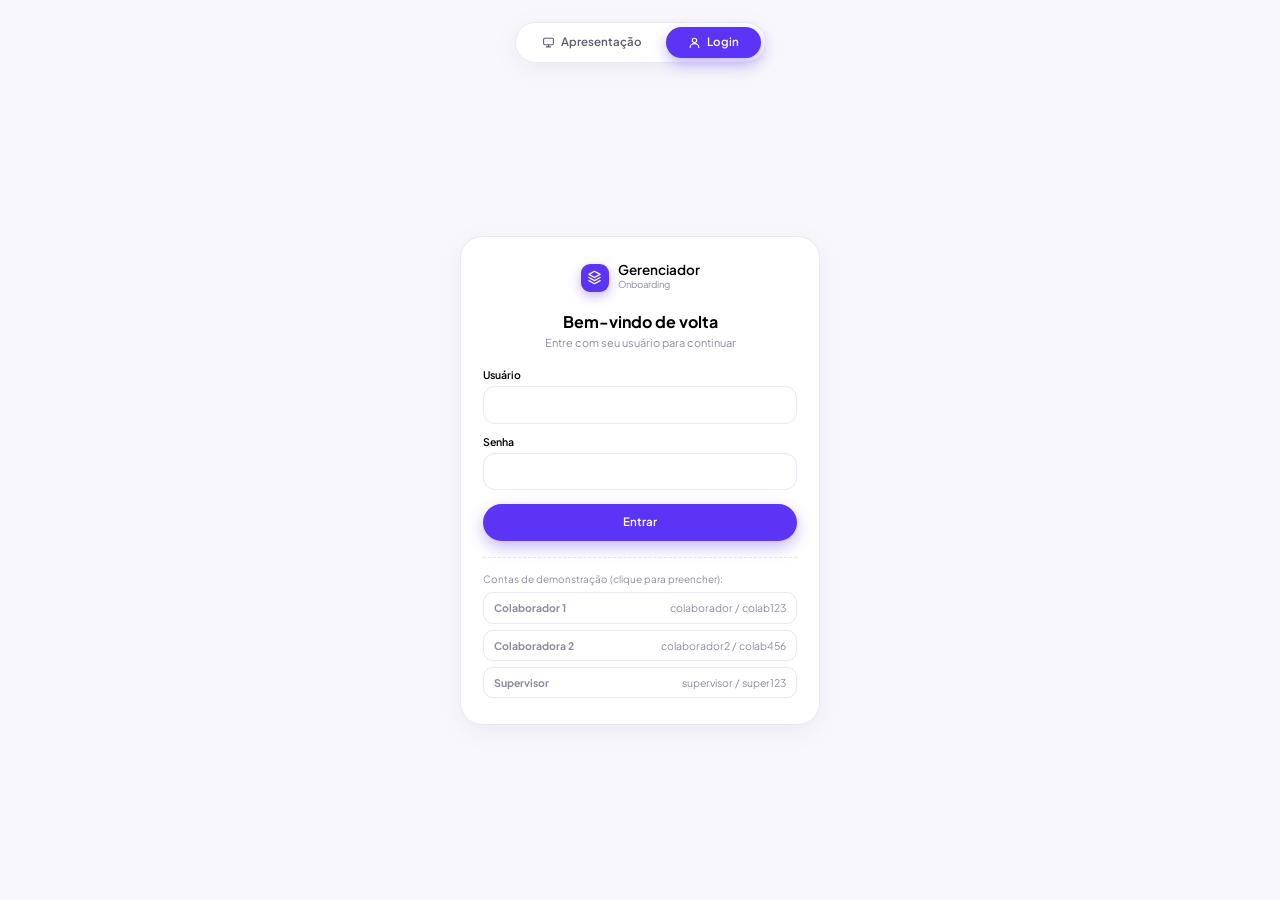
<file: supervisor.html>
<!DOCTYPE html>
<html lang="pt-BR">
<head>
  <meta charset="UTF-8">
  <meta name="viewport" content="width=device-width, initial-scale=1">
  <title>Supervisor · Gerenciador</title>
  <link rel="preconnect" href="https://fonts.googleapis.com">
  <link rel="preconnect" href="https://fonts.gstatic.com" crossorigin>
  <link href="https://fonts.googleapis.com/css2?family=Plus+Jakarta+Sans:wght@300;400;500;600;700&display=swap" rel="stylesheet">
  <link rel="stylesheet" href="style.css">
  <link rel="stylesheet" href="plataforma.css">
  <script src="plataforma.js"></script>
  <script>Auth.exigir('supervisor');</script>
</head>
<body>
<svg width="0" height="0" style="position:absolute" aria-hidden="true"><defs>
  <symbol id="i-layers" viewBox="0 0 24 24"><path d="m12 2 9 5-9 5-9-5 9-5Z"/><path d="m3 12 9 5 9-5"/><path d="m3 17 9 5 9-5"/></symbol>
  <symbol id="i-logout" viewBox="0 0 24 24"><path d="M9 21H5a2 2 0 0 1-2-2V5a2 2 0 0 1 2-2h4"/><path d="m16 17 5-5-5-5"/><path d="M21 12H9"/></symbol>
  <symbol id="i-check-circle" viewBox="0 0 24 24"><circle cx="12" cy="12" r="9"/><path d="m8 12 3 3 5-6"/></symbol>
  <symbol id="i-clock" viewBox="0 0 24 24"><circle cx="12" cy="12" r="9"/><path d="M12 7v5l3 2"/></symbol>
  <symbol id="i-zap" viewBox="0 0 24 24"><path d="M13 2 4 14h7l-1 8 9-12h-7z"/></symbol>
  <symbol id="i-activity" viewBox="0 0 24 24"><path d="M22 12h-4l-3 9L9 3l-3 9H2"/></symbol>
</defs></svg>

<header class="topbar">
  <div class="wrap topbar-in" style="width:min(100% - 32px, 860px)">
    <div class="brand">
      <span class="brand-logo"><svg class="ico"><use href="#i-layers"/></svg></span>
      <span><strong>Gerenciador</strong><small>Painel do supervisor</small></span>
    </div>
    <div class="topbar-actions">
      <span class="user-chip"><span class="av" id="u-av"></span><span class="nm" id="u-nome"></span><small>Supervisor</small></span>
      <button class="btn-ghost sm" type="button" id="sair"><svg class="ico"><use href="#i-logout"/></svg> Sair</button>
    </div>
  </div>
</header>

<main class="sup-wrap" id="painel"></main>

<script>
  const $ = (id) => document.getElementById(id);
  const ico = (n) => `<svg class="ico"><use href="#i-${n}"/></svg>`;
  const COLABS = USUARIOS.filter((u) => u.papel === 'colaborador');
  let atual = localStorage.getItem('supervisor-colab');
  if (!COLABS.some((c) => c.usuario === atual)) atual = COLABS[0].usuario;
  let aba = 'jogo', filtro = '';
  const sessao = Auth.sessao();
  const iniciais = (n) => n.split(' ').map((x) => x[0]).slice(0, 2).join('').toUpperCase();
  const esc = (t) => String(t).replace(/[&<>"']/g, (c) => ({ '&': '&amp;', '<': '&lt;', '>': '&gt;', '"': '&quot;', "'": '&#39;' }[c]));

  if (sessao) { $('u-nome').textContent = sessao.nome; $('u-av').textContent = iniciais(sessao.nome); }
  $('sair').addEventListener('click', () => Auth.sair());

  const linha = (rotulo, atualV, total) => `
    <div class="mrow"><div><span>${rotulo}</span><b>${atualV}/${total}</b></div>
      <div class="bar"><i style="width:${total ? Math.min(100, (atualV / total) * 100) : 0}%"></i></div></div>`;

  function cartaoFase(id, f) {
    if (!f) return `<article class="card fase-card vazia">${Progresso.rotulo(id)}<br>Ainda não iniciada</article>`;
    const ok = f.status === 'concluida';
    return `<article class="card fase-card">
      <h3>${esc(Progresso.rotulo(id, f))}<span class="tag ${ok ? 'st-ok' : 'st-and'}">${ok ? 'Concluída' : 'Em andamento'}</span></h3>
      ${f.totalDuvidas ? linha('Dúvidas coletadas', f.duvidas, f.totalDuvidas) : ''}
      ${f.totalCrachas ? linha('Crachás', f.crachas, f.totalCrachas) : ''}
      ${f.totalCheckpoints ? linha('Checkpoints', f.checkpoints, f.totalCheckpoints) : ''}
      ${f.temCofre ? linha('Projeto retirado do cofre', f.projeto ? 1 : 0, 1) : ''}
      <div class="foot">
        <span class="tag">Tentativas: ${f.tentativas}</span><span class="tag">Game overs: ${f.gameOvers}</span>
        <span class="tag">Vidas perdidas: ${f.vidasPerdidas}</span><span class="tag">Tempo: ${fmtTempo(f.tempoMs)}</span>
      </div></article>`;
  }

  const kpi = (cor, icone, rotulo, valor, sub, grande) => `<article class="card kpi"><div class="kpi-h"><span class="stat-ico ${cor}">${ico(icone)}</span>${rotulo}</div><b${grande ? ' style="font-size:17px"' : ''}>${valor}</b><small>${sub}</small></article>`;

  /* ---- aba: progresso no jogo ---- */
  function abaJogo(c) {
    const p = Progresso.ler(c.usuario);
    const n = p.totalFases || 2;
    const fases = Array.from({ length: n }, (_, i) => p.fases[i + 1]);
    const feitas = fases.filter((f) => f && f.status === 'concluida').length;
    const pct = Progresso.percentual(p);
    const st = !p.iniciadoEm ? ['st-nao', 'Não iniciou'] : p.concluido ? ['st-ok', 'Concluído'] : ['st-and', 'Em andamento'];
    const todas = fases.filter(Boolean);
    const soma = (k) => todas.reduce((a, f) => a + f[k], 0);
    const tempo = todas.reduce((a, f) => a + (f.tempoMs || 0), 0);
    const eventos = p.eventos.slice(-12).reverse();
    return `
      <section class="card sup-head">
        <span class="av">${iniciais(c.nome)}</span>
        <div class="info"><h2>${esc(c.nome)}</h2><small>Última atividade no jogo: ${fmtQuando(p.ultimaAtividade)}</small>
          <div class="sup-bar"><i style="width:${pct}%"></i></div><small>${pct}% do onboarding concluído</small></div>
        <span class="tag ${st[0]}">${st[1]}</span>
      </section>
      <div class="stat-grid flat">
        ${kpi('green', 'check-circle', 'Fases', `${feitas}/${n}`, 'concluídas')}
        ${kpi('blue', 'zap', 'Tentativas', soma('tentativas'), `${soma('gameOvers')} game over(s)`)}
        ${kpi('amber', 'activity', 'Vidas perdidas', soma('vidasPerdidas'), 'em todas as fases')}
        ${kpi('violet', 'clock', 'Tempo', fmtTempo(tempo || null), 'nas fases concluídas', true)}
      </div>
      <div class="sup-grid">${fases.map((f, i) => cartaoFase(i + 1, f)).join('')}</div>
      <article class="card" style="padding:16px">
        <header class="card-h"><h3>Atividade recente no jogo</h3><span>últimos ${eventos.length} eventos</span></header>
        ${eventos.length ? `<ul class="timeline">${eventos.map((e) => `<li><time>${fmtQuando(e.t)}</time><span>${esc(e.texto)}</span></li>`).join('')}</ul>`
          : '<div class="empty" style="padding:24px"><h3>Sem atividade ainda</h3><p>Os eventos aparecem quando o colaborador começa a jogar.</p></div>'}
      </article>`;
  }

  /* ---- aba: progresso na empresa (atividades) ---- */
  function abaEmpresa(c) {
    const it = Tarefas.ler(c.usuario), N = Tarefas.nomes;
    const cont = (s) => it.filter((x) => x.status === s).length;
    const taxa = it.length ? Math.round((cont('concluido') * 100) / it.length) : 0;
    const urg = it.filter((x) => x.status !== 'concluido' && (x.prioridade === 'urgente' || x.prioridade === 'alta')).length;
    const ordem = { urgente: 0, alta: 1, media: 2, baixa: 3 };
    const lista = it.filter((x) => !filtro || x.status === filtro)
      .sort((a, b) => (a.status === 'concluido') - (b.status === 'concluido') || ordem[a.prioridade] - ordem[b.prioridade]);
    const fl = [['', 'Todas'], ['pendente', 'Pendentes'], ['ativo', 'Ativas'], ['concluido', 'Concluídas']];
    return `
      <section class="card sup-head">
        <span class="av">${iniciais(c.nome)}</span>
        <div class="info"><h2>${esc(c.nome)}</h2><small>Atividades na empresa</small>
          <div class="sup-bar"><i style="width:${taxa}%"></i></div><small>${taxa}% das atividades concluídas</small></div>
        <span class="tag ${urg ? 'st-nao' : 'st-ok'}">${urg ? urg + ' alta/urgente em aberto' : 'Sem urgências em aberto'}</span>
      </section>
      <div class="stat-grid flat">
        ${kpi('violet', 'layers', 'Total', it.length, 'atividades')}
        ${kpi('amber', 'clock', 'Pendentes', cont('pendente'), 'aguardando ação')}
        ${kpi('blue', 'zap', 'Ativas', cont('ativo'), 'em andamento')}
        ${kpi('green', 'check-circle', 'Concluídas', cont('concluido'), `${taxa}% de conclusão`)}
      </div>
      <article class="card" style="padding:16px">
        <header class="card-h"><h3>Atividades de ${esc(c.nome.split(' ')[0])}</h3><span>${lista.length} exibida(s)</span></header>
        <div class="filtros">${fl.map(([v, r]) => `<button type="button" class="pill ${filtro === v ? 'on' : ''}" data-f="${v}">${r}</button>`).join('')}</div>
        ${lista.length ? `<ul class="timeline">${lista.map((x) => `
          <li class="tarefa ${x.status === 'concluido' ? 'feita' : ''}"><h4>${esc(x.titulo)}</h4>${x.descricao ? `<p>${esc(x.descricao)}</p>` : ''}
            <div class="tags"><span class="tag st-${x.status}"><i class="dot"></i>${N.status[x.status]}</span>
              <span class="tag pr-${x.prioridade}">${N.prioridade[x.prioridade]}</span><span class="tag cat-${x.categoria}">${N.categoria[x.categoria]}</span></div></li>`).join('')}</ul>`
          : '<div class="empty" style="padding:24px"><h3>Nenhuma atividade</h3><p>Não há atividades com este filtro.</p></div>'}
      </article>`;
  }

  function render() {
    const c = COLABS.find((x) => x.usuario === atual);
    const seletor = COLABS.map((x) => {
      const t = Tarefas.ler(x.usuario);
      return `<button type="button" class="colab-btn ${x.usuario === atual ? 'on' : ''}" data-colab="${x.usuario}">
        <span class="av">${iniciais(x.nome)}</span><span><b>${esc(x.nome)}</b>
        <small>Jogo ${Progresso.percentual(Progresso.ler(x.usuario))}% · Atividades ${t.filter((i) => i.status === 'concluido').length}/${t.length}</small></span></button>`;
    }).join('');
    const sos = Sos.ler().filter((x) => !x.atendido).reverse();
    const faixaSos = sos.length ? `<div class="sos-alerta">${sos.map((x) => `
      <div><b>🆘 ${esc(x.nome)}</b> pediu ajuda ${fmtQuando(x.t)}
      <button type="button" class="pill" data-sos="${x.t}">Marcar como atendido</button></div>`).join('')}</div>` : '';
    $('painel').innerHTML = faixaSos + `
      <div class="sel-colab">${seletor}</div>
      <nav class="tabs sup" aria-label="Seções do supervisor">
        <button class="tab ${aba === 'jogo' ? 'active' : ''}" type="button" data-sup-aba="jogo">${ico('zap')} Progresso no jogo</button>
        <button class="tab ${aba === 'empresa' ? 'active' : ''}" type="button" data-sup-aba="empresa">${ico('layers')} Progresso na empresa</button>
      </nav>
      <div style="margin-top:14px">${aba === 'jogo' ? abaJogo(c) : abaEmpresa(c)}</div>`;
  }

  $('painel').addEventListener('click', (e) => {
    const so = e.target.closest('[data-sos]');
    if (so) { Sos.atender(Number(so.dataset.sos)); render(); return; }
    const c = e.target.closest('[data-colab]'), t = e.target.closest('[data-sup-aba]'), f = e.target.closest('[data-f]');
    if (c) { atual = c.dataset.colab; filtro = ''; try { localStorage.setItem('supervisor-colab', atual); } catch (x) {} }
    else if (t) aba = t.dataset.supAba;
    else if (f) filtro = f.dataset.f;
    else return;
    render();
  });

  render();
  window.addEventListener('storage', render);   // atualiza quando o colaborador joga ou edita tarefas em outra aba
  setInterval(render, 5000);
</script>
</body>
</html>
</file>
<file: style.css>
:root {
  --bg: #f8f8fc;
  --card: #ffffff;
  --ink: #14141f;
  --muted: #8b8da0;
  --line: #e8e9f1;
  --brand: #5b34f5;
  --brand-soft: #efeafe;
  --amber: #e09400;  --amber-soft: #fff4de;
  --blue: #1f6fd6;   --blue-soft: #e6f0fd;
  --green: #0e8a5f;  --green-soft: #e1f5ec;
  --red: #c0332e;    --red-soft: #fdeaea;
  --radius: 22px;
  --shadow: 0 6px 24px rgba(60, 40, 140, .07);
  --assist: #1b6b73;
  --assist-dark: #15565d;
  /* Foto da assistente: coloque o arquivo em assets/assistente.png (ou troque o caminho aqui). */
  --assistente: url("assets/assistente.jpeg");
  /* Silhueta mostrada enquanto não houver foto. */
  --avatar-vazio: url("data:image/svg+xml,%3Csvg xmlns='http://www.w3.org/2000/svg' viewBox='0 0 64 64'%3E%3Crect width='64' height='64' fill='%23dfe6ea'/%3E%3Ccircle cx='32' cy='25' r='11' fill='%23a9b6bd'/%3E%3Cpath d='M10 64c2-15 12-22 22-22s20 7 22 22Z' fill='%23a9b6bd'/%3E%3C/svg%3E");
}

* { box-sizing: border-box; }
html { -webkit-text-size-adjust: 100%; }
body {
  margin: 0;
  min-height: 100vh;
  font: 400 13px/1.45 "Plus Jakarta Sans", system-ui, -apple-system, "Segoe UI", sans-serif;
  background: var(--bg);
}
h1, h2, h3, p { margin: 0; }
a { color: inherit; text-decoration: none; }
button, input, select, textarea { font: inherit; color: inherit; }
button { cursor: pointer; }

.wrap { width: min(100% - 48px, 1120px); margin-inline: auto; }
main.wrap { padding-bottom: 56px; }

.ico { width: 15px; height: 15px; fill: none; stroke: currentColor; stroke-width: 2; stroke-linecap: round; stroke-linejoin: round; flex: none; }

/* ---------- topo ---------- */
.topbar { background: rgba(255,255,255,.85); backdrop-filter: blur(8px); border-bottom: 1px solid var(--line); position: sticky; top: 0; z-index: 20; }
.topbar-in { display: flex; align-items: center; justify-content: space-between; height: 46px; }
.brand { display: flex; align-items: center; gap: 9px; }
.brand strong { display: block; font-size: 13.5px; font-weight: 600; line-height: 1.1; }
.brand small { display: block; font-size: 9.5px; color: var(--muted); }
.brand-logo { width: 28px; height: 28px; border-radius: 9px; background: var(--brand); color: #fff; display: grid; place-items: center; box-shadow: 0 4px 12px rgba(91,52,245,.35); }
.topbar-actions { display: flex; gap: 8px; align-items: center; }
.btn-icon { width: 26px; height: 26px; padding: 0; border-radius: 50%; border: 1px solid var(--line); background: #fff; display: grid; place-items: center; color: var(--brand); }
.btn-primary { display: inline-flex; align-items: center; gap: 6px; background: var(--brand); color: #fff; border: 0; border-radius: 999px; padding: 7px 14px; font-weight: 600; font-size: 11.5px; box-shadow: 0 6px 16px rgba(91,52,245,.35); transition: transform .12s, box-shadow .12s; }
.btn-primary:hover { transform: translateY(-1px); box-shadow: 0 8px 20px rgba(91,52,245,.4); }
.btn-ghost { background: transparent; border: 1px solid var(--line); border-radius: 999px; padding: 7px 14px; font-weight: 500; }

/* ---------- abas ---------- */
.tabs { display: inline-grid; grid-auto-flow: column; gap: 2px; margin: 20px 0 18px; padding: 4px; background: #fff; border: 1px solid var(--line); border-radius: 999px; box-shadow: var(--shadow); }
.tab { border: 0; background: transparent; display: inline-flex; align-items: center; justify-content: center; gap: 6px; padding: 7px 22px; border-radius: 999px; font-weight: 600; font-size: 11.5px; color: #5b5d70; transition: background .15s, color .15s; }
.tab:hover { color: var(--brand); }
.tab.active { background: var(--brand); color: #fff; box-shadow: 0 6px 14px rgba(91,52,245,.35); }
.tab .ico { width: 13px; height: 13px; }

/* ---------- cards de métricas (Itens) ---------- */
.stat-grid { display: grid; grid-template-columns: repeat(2, 1fr); gap: 12px; margin-bottom: 16px; }
@media (min-width: 560px) { .stat-grid { grid-template-columns: repeat(4, 1fr); } }
.stat-card { position: relative; overflow: hidden; background: #fff; border-radius: var(--radius); padding: 14px 12px; box-shadow: var(--shadow); min-height: 120px; }
.stat-card::before { content: ""; position: absolute; inset: 0; background: radial-gradient(circle at 80% -10%, rgba(120,90,255,.045), transparent 55%); pointer-events: none; }
.stat-head { position: relative; display: flex; align-items: center; gap: 6px; }
.stat-ico { width: 24px; height: 24px; border-radius: 50%; display: inline-grid; place-items: center; flex: none; }
.stat-ico.violet { background: var(--brand-soft); color: var(--brand); }
.stat-ico.amber { background: var(--amber-soft); color: var(--amber); }
.stat-ico.blue { background: var(--blue-soft); color: var(--blue); }
.stat-ico.green { background: var(--green-soft); color: var(--green); }
.pill { padding: 3px 7px; background: #fff; border: 1px solid var(--line); border-radius: 999px; font-size: 9.5px; font-weight: 500; white-space: nowrap; box-shadow: 0 1px 2px rgba(0,0,0,.03); }
.pill.sm { padding: 1px 8px; color: var(--brand); font-weight: 600; margin-left: 2px; }
.stat-go { padding: 0; margin-left: auto; width: 20px; height: 20px; flex: none; border-radius: 50%; border: 1px solid var(--line); background: #fff; display: grid; place-items: center; color: var(--brand); transition: background .15s; }
.stat-go:hover { background: var(--brand-soft); }
.stat-go .ico { width: 11px; height: 11px; }
.stat-num { position: relative; margin-top: 12px; font-size: 32px; font-weight: 300; line-height: 1; }
.stat-num span { margin-left: 5px; font-size: 8.5px; letter-spacing: .14em; text-transform: uppercase; color: var(--muted); font-weight: 600; }
.bar { position: relative; height: 4px; background: #e6e1fb; border-radius: 4px; margin: 14px 0 10px; }
.bar i { display: block; height: 100%; background: var(--brand); border-radius: 4px; }
.stat-foot { position: relative; font-size: 9.5px; color: var(--muted); display: flex; align-items: center; gap: 4px; flex-wrap: wrap; }
.stat-foot b { color: var(--ink); }

/* ---------- filtros ---------- */
.filters { display: grid; grid-template-columns: 1fr 92px 92px; gap: 8px; margin-bottom: 14px; }
.search, .select { position: relative; display: flex; align-items: center; background: #fff; border: 1px solid var(--line); border-radius: 14px; height: 34px; }
.search .ico { position: absolute; left: 12px; color: var(--muted); width: 13px; height: 13px; }
.search input { width: 100%; height: 100%; border: 0; background: transparent; padding: 0 12px 0 32px; outline: 0; font-size: 11.5px; }
.search:focus-within, .select:focus-within { border-color: var(--brand); box-shadow: 0 0 0 3px rgba(91,52,245,.12); }
.select select { appearance: none; width: 100%; height: 100%; border: 0; background: transparent; padding: 0 24px 0 12px; font-size: 11px; outline: 0; }
.select .ico { position: absolute; right: 9px; width: 12px; height: 12px; color: var(--muted); pointer-events: none; }
.list-meta { display: flex; justify-content: space-between; font-size: 9px; letter-spacing: .12em; color: var(--muted); margin: 0 4px 10px; }
.list-meta span:last-child { letter-spacing: 0; font-size: 10px; }

/* ---------- lista ---------- */
.list { display: grid; gap: 10px; }
.item { display: flex; align-items: flex-start; gap: 12px; background: #fff; border: 1px solid var(--line); border-radius: var(--radius); padding: 14px; box-shadow: var(--shadow); transition: transform .12s, box-shadow .12s; }
.item:hover { transform: translateY(-1px); box-shadow: 0 10px 28px rgba(60,40,140,.1); }
.item form { margin: 0; }
.status-btn { width: 24px; height: 24px; border-radius: 50%; display: grid; place-items: center; border: 1px solid transparent; transition: transform .12s; }
.status-btn:hover { transform: scale(1.1); }
.status-btn .ico { width: 12px; height: 12px; }
.status-btn.pendente { background: var(--amber-soft); color: var(--amber); border-color: #f6dfae; }
.status-btn.ativo { background: var(--blue-soft); color: var(--blue); border-color: #bcd6f7; }
.status-btn.concluido { background: var(--green); color: #fff; }
.item-body { flex: 1; min-width: 0; }
.item-body h3 { font-size: 12.5px; font-weight: 600; }
.item.concluido h3 { text-decoration: line-through; color: #8b8da0; }
.item-body p { color: var(--muted); font-size: 10.5px; margin: 3px 0 8px; }
.tags { display: flex; flex-wrap: wrap; gap: 5px; }
.tag { display: inline-flex; align-items: center; gap: 4px; padding: 2px 8px; border-radius: 999px; font-size: 9px; font-weight: 500; background: #f0f0f4; color: #55555f; }
.tag .dot { width: 4px; height: 4px; border-radius: 50%; background: currentColor; }
.st-pendente { background: var(--amber-soft); color: #b36f00; }
.st-ativo { background: var(--blue-soft); color: var(--blue); }
.st-concluido { background: var(--green-soft); color: var(--green); }
.pr-baixa { background: var(--brand-soft); color: var(--brand); }
.pr-media { background: var(--blue-soft); color: var(--blue); }
.pr-alta { background: var(--brand-soft); color: var(--brand); }
.pr-urgente { background: var(--red-soft); color: var(--red); }
.cat-pessoal { background: var(--brand-soft); color: var(--brand); }

@media (max-width: 560px) {
  .wrap { width: calc(100% - 28px); }
  .tabs { max-width: 100%; overflow-x: auto; }
  .tab { padding-inline: 12px; }
}

.menu { position: relative; }
.menu summary { list-style: none; width: 26px; height: 26px; border-radius: 8px; display: grid; place-items: center; color: var(--muted); cursor: pointer; }
.menu summary::-webkit-details-marker { display: none; }
.menu summary:hover { background: #f3f3f8; }
.menu-pop { position: absolute; right: 0; top: 30px; z-index: 10; min-width: 120px; background: #fff; border: 1px solid var(--line); border-radius: 12px; box-shadow: 0 12px 28px rgba(30,20,80,.14); padding: 4px; }
.menu-pop form { margin: 0; }
.menu-pop button { display: block; width: 100%; text-align: left; border: 0; background: none; padding: 7px 10px; border-radius: 8px; font-size: 11.5px; }
.menu-pop button:hover { background: #f5f4fb; }
.menu-pop .danger { color: var(--red); }
.menu-pop .danger:hover { background: var(--red-soft); }

.empty { text-align: center; padding: 48px 16px; color: var(--muted); }
.empty h3 { color: var(--ink); font-size: 13px; margin: 10px 0 2px; }
.empty-ico { width: 40px; height: 40px; border-radius: 12px; background: var(--brand-soft); color: var(--brand); display: inline-grid; place-items: center; }
.empty-ico .ico { width: 17px; height: 17px; }

/* ---------- análises ---------- */
.card { background: #fff; border: 1px solid var(--line); border-radius: var(--radius); box-shadow: var(--shadow); }
.stat-grid.flat { margin-bottom: 14px; }
.kpi { padding: 14px; }
.kpi-h { display: flex; align-items: center; gap: 8px; font-size: 10.5px; font-weight: 500; color: #55566a; }
.kpi b { display: block; font-size: 24px; font-weight: 600; margin: 14px 0 2px; }
.kpi small { font-size: 9.5px; color: var(--muted); }

.chart-grid { display: grid; gap: 14px; grid-template-columns: 1fr; margin-bottom: 14px; }
@media (min-width: 560px) { .chart-grid { grid-template-columns: 1fr 1fr; } }
.chart-grid .card { padding: 14px; }
.card-h { display: flex; justify-content: space-between; align-items: baseline; margin-bottom: 10px; }
.card-h h3 { font-size: 11.5px; font-weight: 600; }
.card-h span { font-size: 9px; color: var(--muted); }

.donut-wrap { display: flex; align-items: center; gap: 16px; }
.donut { position: relative; width: 120px; flex: none; }
.donut svg { display: block; width: 100%; }
.donut-c { position: absolute; inset: 0; display: flex; flex-direction: column; align-items: center; justify-content: center; }
.donut-c b { font-size: 18px; font-weight: 600; line-height: 1; }
.donut-c span { font-size: 7px; letter-spacing: .16em; color: var(--muted); margin-top: 3px; }
.legend { list-style: none; margin: 0; padding: 0; flex: 1; display: grid; gap: 10px; }
.legend li { display: flex; align-items: center; gap: 8px; font-size: 10.5px; }
.legend i { width: 8px; height: 8px; border-radius: 50%; }
.legend b { margin-left: auto; font-size: 10px; }

.line { width: 100%; height: auto; display: block; }
.line .axis { font-size: 12px; fill: var(--muted); font-family: inherit; }

.hbars { display: grid; gap: 10px; padding-top: 4px; }
.hrow { display: grid; grid-template-columns: 52px 1fr 14px; align-items: center; gap: 8px; font-size: 10px; }
.hrow label { text-align: right; color: #55566a; }
.htrack { height: 14px; background: #f3f3f8; border-radius: 4px; overflow: hidden; }
.htrack i { display: block; height: 100%; border-radius: 4px; transition: width .4s; }
.hrow b { font-size: 10px; text-align: right; }

.vbars { display: grid; grid-template-columns: repeat(4, 1fr); gap: 12px; height: 140px; padding-top: 4px; }
.vcol { display: flex; flex-direction: column; align-items: center; min-height: 0; }
.vcol b { font-size: 10px; margin-bottom: 4px; }
.vtrack { flex: 1; width: 100%; max-width: 38px; display: flex; align-items: flex-end; background: #f7f7fb; border-radius: 6px 6px 0 0; }
.vtrack i { display: block; width: 100%; border-radius: 6px 6px 0 0; min-height: 2px; transition: height .4s; }
.vcol label { font-size: 9.5px; color: #55566a; margin-top: 6px; }

.callout { display: flex; align-items: center; gap: 8px; padding: 10px 14px; border-radius: 14px; background: #f4f1ff; border: 1px solid #e5dfff; color: var(--brand); font-size: 10.5px; }
.callout b { font-weight: 700; }

/* ---------- chat ---------- */
.chat { display: flex; flex-direction: column; height: min(620px, calc(100vh - 150px)); min-height: 420px; overflow: hidden; }
.chat-h { display: flex; align-items: center; gap: 10px; padding: 12px 14px; border-bottom: 1px solid var(--line); }
.chat-h strong { display: block; font-size: 12px; font-weight: 600; line-height: 1.2; }
.chat-h small { font-size: 9.5px; color: var(--muted); }
.chat-body { flex: 1; overflow-y: auto; padding: 14px; display: flex; flex-direction: column; gap: 10px; }
.chat-empty { margin: auto; text-align: center; max-width: 340px; }
.chat-empty h3 { font-size: 12.5px; margin: 12px 0 3px; }
.chat-empty p { color: var(--muted); font-size: 10px; }
.chips { display: grid; grid-template-columns: 1fr 1fr; gap: 8px; margin-top: 16px; text-align: left; }
.chip { background: #f8f8fc; border: 1px solid var(--line); border-radius: 12px; padding: 9px 10px; font-size: 10px; text-align: left; line-height: 1.35; transition: border-color .15s, background .15s; }
.chip:hover { border-color: var(--brand); background: var(--brand-soft); }
.msg { max-width: 82%; padding: 9px 12px; border-radius: 16px; font-size: 11.5px; white-space: pre-wrap; line-height: 1.5; }
.msg.user { align-self: flex-end; background: var(--brand); color: #fff; border-bottom-right-radius: 5px; }
.msg.bot { align-self: flex-start; background: #f3f2fb; border-bottom-left-radius: 5px; }
.msg.typing { color: var(--muted); font-style: italic; }
.chat-form { display: flex; align-items: center; gap: 8px; margin: 10px; padding: 4px 4px 4px 14px; border: 1px solid var(--line); border-radius: 999px; background: #f8f8fc; }
.chat-form:focus-within { border-color: var(--brand); box-shadow: 0 0 0 3px rgba(91,52,245,.12); }
.chat-form input { flex: 1; border: 0; background: transparent; outline: 0; font-size: 11.5px; height: 28px; }
.send { width: 28px; height: 28px; border-radius: 50%; border: 0; background: var(--brand); color: #fff; display: grid; place-items: center; }
.send:hover { background: #4a27d8; }

/* ---------- modal ---------- */
dialog { border: 0; padding: 0; border-radius: 22px; width: min(92vw, 440px); box-shadow: 0 30px 80px rgba(20,10,60,.3); color: var(--ink); }
dialog::backdrop { background: rgba(20,16,40,.4); backdrop-filter: blur(3px); }
.modal-form { padding: 18px; display: grid; gap: 12px; }
.modal-form header { display: flex; justify-content: space-between; align-items: center; }
.modal-form h2 { font-size: 15px; font-weight: 600; }
.modal-form label { display: grid; gap: 5px; font-size: 10.5px; font-weight: 600; color: #55566a; }
.modal-form input, .modal-form textarea, .modal-form select { border: 1px solid var(--line); border-radius: 12px; padding: 9px 11px; background: #fff; font-size: 12px; font-weight: 400; color: var(--ink); outline: 0; resize: vertical; }
.modal-form input:focus, .modal-form textarea:focus, .modal-form select:focus { border-color: var(--brand); box-shadow: 0 0 0 3px rgba(91,52,245,.12); }
.row3 { display: grid; grid-template-columns: repeat(3, 1fr); gap: 8px; }
.modal-form footer { display: flex; justify-content: flex-end; gap: 8px; margin-top: 4px; }

@media (max-width: 480px) {
  .chips { grid-template-columns: 1fr; }
  .row3 { grid-template-columns: 1fr; }
  .tab { padding: 7px 14px; }
}

/* ---------- alternância de abas ---------- */
.aba { display: none; }
.aba.active { display: block; }

/* ---------- assistente virtual (widget) ---------- */
.avatar { display: block; flex: none; border-radius: 50%; background-color: #dfe6ea; background-image: var(--assistente), var(--avatar-vazio); background-size: cover; background-position: center top; background-repeat: no-repeat; }

/* botão flutuante */
.assist-fab { position: fixed; right: 20px; bottom: 20px; z-index: 30; width: 66px; height: 66px; padding: 0; border: 3px solid #fff; border-radius: 50%; background: #fff; cursor: pointer; box-shadow: 0 8px 24px rgba(0, 30, 40, .3); transition: transform .15s; }
.assist-fab:hover { transform: scale(1.05); }
.assist-fab .avatar { width: 100%; height: 100%; }
.assist-hint { position: fixed; right: 98px; bottom: 30px; z-index: 29; max-width: 230px; padding: 10px 14px; background: #fff; border-radius: 12px; font-size: 12.5px; line-height: 1.4; color: #1c2b30; box-shadow: 0 8px 24px rgba(0, 30, 40, .18); cursor: pointer; }
.assist-hint.off { display: none; }

/* painel */
.assist-panel { position: fixed; right: 20px; bottom: 100px; z-index: 31; width: min(340px, calc(100vw - 24px)); height: min(470px, calc(100vh - 120px)); display: flex; flex-direction: column; overflow: hidden; background: #fff; border-radius: 18px; box-shadow: 0 18px 50px rgba(10, 30, 40, .32); animation: assist-sobe .18s ease-out; }
.assist-panel[hidden] { display: none; }
@keyframes assist-sobe { from { opacity: 0; transform: translateY(10px); } to { opacity: 1; transform: none; } }

.assist-head { display: flex; align-items: center; gap: 10px; padding: 12px 14px; background: var(--assist); color: #fff; }
.assist-head .avatar { width: 40px; height: 40px; border: 2px solid #fff; }
.assist-id { flex: 1; min-width: 0; }
.assist-id strong { display: block; font-size: 14px; font-weight: 600; line-height: 1.15; }
.assist-id small { font-size: 11px; opacity: .85; }
.assist-tools { display: flex; align-items: center; gap: 2px; }
.head-btn { width: 30px; height: 30px; display: grid; place-items: center; padding: 0; border: 0; border-radius: 8px; background: transparent; color: #fff; cursor: pointer; }
.head-btn:hover { background: rgba(255, 255, 255, .16); }
.head-btn .ico { width: 18px; height: 18px; }
.assist-menu { position: relative; }
.assist-pop { position: absolute; right: 0; top: 34px; z-index: 5; min-width: 190px; padding: 4px; background: #fff; border-radius: 10px; box-shadow: 0 12px 30px rgba(10, 30, 40, .25); }
.assist-pop[hidden] { display: none; }
.assist-pop button { display: block; width: 100%; padding: 9px 10px; border: 0; border-radius: 8px; background: none; text-align: left; font: inherit; font-size: 12.5px; color: #1c2b30; cursor: pointer; }
.assist-pop button:hover { background: #eef3f4; }

/* telas (uma por vez, sempre no mesmo lugar) */
.tela { display: none; flex: 1; flex-direction: column; min-height: 0; padding: 14px; background: linear-gradient(#f5f8f9, #e9eef0); }
.tela.active { display: flex; }

.stepper { display: flex; align-items: center; justify-content: center; margin: 2px 0 14px; }
.st { width: 24px; height: 24px; display: grid; place-items: center; border-radius: 50%; border: 2px solid #cfd6da; background: #fff; font-size: 11px; font-weight: 700; color: #9aa5ab; }
.st.on, .st.ok { background: var(--assist); border-color: var(--assist); color: #fff; }
.seg { width: 46px; height: 2px; margin: 0 6px; background: #cfd6da; }
.seg.ok { background: var(--assist); }

.ask { align-self: flex-start; max-width: 88%; margin: 0 0 12px; padding: 10px 12px; background: #e6ecee; border-radius: 14px 14px 14px 4px; font-size: 13.5px; color: #1c2b30; }
.opcoes { display: grid; gap: 8px; margin-bottom: 12px; }
.opcao { display: flex; align-items: center; gap: 10px; width: 100%; padding: 10px 12px; border: 1.5px solid transparent; border-radius: 14px; background: #fff; text-align: left; color: inherit; box-shadow: 0 2px 8px rgba(20, 40, 50, .08); transition: border-color .12s, background .12s; }
.opcao:hover { border-color: #b9d3d6; }
.opcao.sel { border-color: var(--assist); background: #f0f9fa; }
.oi { width: 34px; height: 34px; display: grid; place-items: center; flex: none; border-radius: 50%; }
.oi .ico { width: 16px; height: 16px; }
.oi.violeta { background: #efeafe; color: #5b34f5; }
.oi.azul { background: #e6f0fd; color: #1f6fd6; }
.oi.rosa { background: #fde7f0; color: #e0457b; }
.oi.laranja { background: #fff1de; color: #f08a00; }
.oi.indigo { background: #e8ebff; color: #4c5bd4; }
.oi.navy { background: #e1ecfb; color: #1d4fa8; }
.otxt b { display: block; font-size: 13px; font-weight: 600; color: #1c2b30; }
.otxt small { display: block; font-size: 10.5px; line-height: 1.3; color: #7b8a91; }
.assist-cta { width: 100%; margin-top: auto; padding: 12px; border: 0; border-radius: 12px; background: var(--assist); color: #fff; font: inherit; font-size: 13px; font-weight: 600; cursor: pointer; }
.assist-cta:hover:not(:disabled) { background: var(--assist-dark); }
.assist-cta:disabled { background: #d7dce0; color: #8d979d; cursor: not-allowed; }

/* conversa */
.tela.chat { padding: 0; }
.chat-msgs { flex: 1; min-height: 0; display: flex; flex-direction: column; gap: 10px; padding: 14px; overflow-y: auto; }
.bmsg { display: flex; align-items: flex-start; gap: 8px; max-width: 92%; }
.bmsg.user { align-self: flex-end; }
.bmsg .avatar { width: 28px; height: 28px; margin-top: 2px; }
.bolha { padding: 10px 12px; border-radius: 14px; background: #fff; box-shadow: 0 2px 8px rgba(20, 40, 50, .08); font-size: 13px; line-height: 1.45; color: #1c2b30; white-space: pre-wrap; overflow-wrap: anywhere; }
.bmsg.user .bolha { background: var(--assist); color: #fff; border-bottom-right-radius: 4px; }
.assist-form { display: flex; gap: 8px; padding: 10px; background: #fff; border-top: 1px solid #e3e8ea; }
.assist-form input { flex: 1; min-width: 0; padding: 10px 12px; border: 1px solid #d5dbde; border-radius: 10px; font: inherit; font-size: 13px; outline: 0; }
.assist-form input:focus { border-color: var(--assist); box-shadow: 0 0 0 3px rgba(27, 107, 115, .15); }
.enviar { width: 40px; height: 40px; display: grid; place-items: center; flex: none; padding: 0; border: 0; border-radius: 10px; background: var(--assist); color: #fff; cursor: pointer; }
.enviar:hover { background: var(--assist-dark); }

@media (max-width: 560px) {
  .assist-hint { display: none; }
  .assist-fab { right: 12px; bottom: 12px; width: 58px; height: 58px; }
  .assist-panel { right: 12px; bottom: 82px; width: calc(100vw - 24px); }
}
</file>
<file: plataforma.css>
/* Login, usuário na top-bar, aba do jogo e painel do supervisor */
.user-chip { display: inline-flex; align-items: center; gap: 6px; padding: 2px 10px 2px 2px; border: 1px solid var(--line); border-radius: 999px; background: #fff; font-size: 10.5px; font-weight: 600; }
.user-chip .av { width: 22px; height: 22px; border-radius: 50%; background: var(--brand-soft); color: var(--brand); display: grid; place-items: center; font-size: 9.5px; font-weight: 700; }
.user-chip small { color: var(--muted); font-weight: 500; }
@media (max-width: 560px) { .user-chip span.nm, .user-chip small { display: none; } .user-chip { padding: 2px; } }
.btn-ghost.sm { padding: 4px 11px; font-size: 10.5px; display: inline-flex; align-items: center; gap: 5px; }

/* aba do jogo: usa mais largura que o resto da página, sem tirar a top-bar */
.game-card { padding: 14px; width: min(96vw, 960px); position: relative; left: 50%; transform: translateX(-50%); }
.game-card .card-h { align-items: center; }
.game-box { aspect-ratio: 16 / 9; background: #172033; border-radius: 14px; overflow: hidden; }
.game-box iframe { width: 100%; height: 100%; border: 0; display: block; }
.game-strip { display: flex; flex-wrap: wrap; gap: 6px; margin-bottom: 10px; }
.game-help { margin-top: 10px; font-size: 10px; color: var(--muted); text-align: center; }

/* login */
.login-page { min-height: 100vh; display: grid; place-items: center; padding: 20px; }
.login { width: min(100%, 360px); padding: 26px 22px; }
.login .brand { justify-content: center; margin-bottom: 18px; }
.login h1 { font-size: 16px; text-align: center; }
.login .sub { text-align: center; color: var(--muted); font-size: 11px; margin: 2px 0 16px; }
.login label { display: block; font-size: 10.5px; font-weight: 600; margin-bottom: 10px; }
.login input { width: 100%; margin-top: 4px; padding: 9px 12px; border: 1px solid var(--line); border-radius: 12px; background: #fff; font-size: 12px; }
.login input:focus { outline: 2px solid var(--brand-soft); border-color: var(--brand); }
.login .btn-primary { width: 100%; justify-content: center; padding: 10px; margin-top: 4px; }
.login .erro { color: var(--red); background: var(--red-soft); border-radius: 10px; padding: 7px 10px; font-size: 10.5px; margin-bottom: 10px; }
.demo { margin-top: 16px; padding-top: 14px; border-top: 1px dashed var(--line); font-size: 10px; color: var(--muted); }
.demo button { display: flex; width: 100%; justify-content: space-between; margin-top: 6px; padding: 7px 10px; border: 1px solid var(--line); border-radius: 10px; background: #fff; font-size: 10.5px; }
.demo button:hover { border-color: var(--brand); }

/* supervisor */
.sup-wrap { width: min(100% - 32px, 860px); margin-inline: auto; padding: 20px 0 60px; }
.sup-head { padding: 16px; display: flex; gap: 14px; align-items: center; flex-wrap: wrap; margin-bottom: 14px; }
.sup-head .av { width: 44px; height: 44px; border-radius: 50%; background: var(--brand-soft); color: var(--brand); display: grid; place-items: center; font-weight: 700; font-size: 15px; }
.sup-head .info { flex: 1; min-width: 180px; }
.sup-head h2 { font-size: 14px; }
.sup-head small { color: var(--muted); font-size: 10.5px; }
.sup-bar { height: 8px; margin: 8px 0 4px; background: #e6e1fb; border-radius: 8px; }
.sup-bar i { display: block; height: 100%; background: var(--brand); border-radius: 8px; transition: width .4s; }
.st-nao { background: var(--amber-soft); color: var(--amber); } .st-and { background: var(--blue-soft); color: var(--blue); } .st-ok { background: var(--green-soft); color: var(--green); }
.sup-grid { display: grid; gap: 12px; grid-template-columns: 1fr; margin-bottom: 14px; }
@media (min-width: 640px) { .sup-grid { grid-template-columns: 1fr 1fr; } }
.fase-card { padding: 16px; }
.fase-card h3 { font-size: 12px; display: flex; justify-content: space-between; align-items: center; margin-bottom: 12px; }
.mrow { margin-bottom: 10px; font-size: 10.5px; }
.mrow > div { display: flex; justify-content: space-between; margin-bottom: 3px; color: #55566a; }
.mrow .bar { margin: 0; height: 6px; }
.fase-card .foot { display: flex; flex-wrap: wrap; gap: 6px; margin-top: 12px; }
.fase-card.vazia { color: var(--muted); text-align: center; padding: 28px 16px; font-size: 11px; }
.timeline { list-style: none; margin: 0; padding: 0; }
.timeline li { display: flex; gap: 10px; padding: 7px 0; border-bottom: 1px solid var(--line); font-size: 11px; }
.timeline li:last-child { border: 0; }
.timeline time { color: var(--muted); font-size: 9.5px; min-width: 86px; }

.sel-colab { display: grid; gap: 10px; grid-template-columns: 1fr; margin-bottom: 14px; }
@media (min-width: 560px) { .sel-colab { grid-template-columns: 1fr 1fr; } }
.colab-btn { display: flex; align-items: center; gap: 10px; text-align: left; padding: 10px 12px; border: 1px solid var(--line); border-radius: 16px; background: #fff; }
.colab-btn .av { width: 34px; height: 34px; border-radius: 50%; background: var(--brand-soft); color: var(--brand); display: grid; place-items: center; font-weight: 700; font-size: 12px; flex: none; }
.colab-btn b { display: block; font-size: 11.5px; } .colab-btn small { color: var(--muted); font-size: 9.5px; }
.colab-btn.on { border-color: var(--brand); box-shadow: 0 0 0 3px var(--brand-soft); }
.tabs.sup { margin-top: 0; }
.filtros { display: flex; gap: 6px; flex-wrap: wrap; margin-bottom: 8px; }
.pill.on { background: var(--brand); color: #fff; border-color: var(--brand); }
.filtros .pill { cursor: pointer; }
.timeline li.tarefa { display: block; }
.tarefa h4 { margin: 0; font-size: 11.5px; } .tarefa.feita h4 { text-decoration: line-through; color: var(--muted); }
.tarefa p { color: var(--muted); font-size: 10.5px; margin: 2px 0 6px; }
.tarefa .tags { display: flex; gap: 5px; flex-wrap: wrap; }

/* SOS no assistente */
.sos-box { padding: 10px 12px 4px; background: #fff; border-top: 1px solid #e3e8ea; text-align: center; }
.sos-box p { margin: 0 0 8px; font-size: 11.5px; line-height: 1.4; color: #3b4a50; }
.sos-btn { display: inline-flex; align-items: center; justify-content: center; gap: 6px; width: 100%; padding: 9px; border: 0; border-radius: 10px; background: var(--red); color: #fff; font: inherit; font-size: 13px; font-weight: 700; letter-spacing: .06em; cursor: pointer; }
.sos-btn:hover { filter: brightness(.92); }
.sos-btn:disabled { background: #d7dce0; color: #8d979d; cursor: default; filter: none; }
.sos-btn .ico { width: 15px; height: 15px; }
.sos-ok { display: block; margin-top: 6px; color: var(--green); font-size: 10.5px; font-weight: 600; }
.sos-ok[hidden] { display: none; }

/* blog */
.blog { width: min(100%, 680px); margin-inline: auto; }
.blog-intro { text-align: center; margin-bottom: 14px; }
.blog-intro h2 { font-size: 16px; margin: 0 0 4px; }
.blog-intro p { margin: 0; color: var(--muted); font-size: 11.5px; }
.blog-novo { padding: 14px; margin-bottom: 14px; display: grid; gap: 8px; }
.blog-novo input, .blog-novo textarea, .post-form input { width: 100%; padding: 9px 12px; border: 1px solid var(--line); border-radius: 12px; background: #fff; font: inherit; font-size: 12px; resize: vertical; }
.blog-novo input:focus, .blog-novo textarea:focus, .post-form input:focus { outline: 2px solid var(--brand-soft); border-color: var(--brand); }
.blog-novo-f { display: flex; justify-content: space-between; align-items: center; gap: 10px; }
.blog-novo-f small { color: var(--muted); font-size: 10.5px; }
.post { padding: 16px; margin-bottom: 14px; }
.post-h { display: flex; align-items: center; gap: 10px; margin-bottom: 10px; }
.post-av { width: 36px; height: 36px; border-radius: 50%; display: grid; place-items: center; flex: none; font-weight: 700; font-size: 12px; color: #fff; }
.post-h b { display: block; font-size: 12px; } .post-h small { color: var(--muted); font-size: 10px; }
.post h3 { margin: 0 0 6px; font-size: 13.5px; }
.post > p { margin: 0 0 12px; font-size: 12px; line-height: 1.6; color: #3c3d52; white-space: pre-wrap; overflow-wrap: anywhere; }
.post-acoes { display: flex; gap: 8px; padding-top: 10px; border-top: 1px solid var(--line); }
.post-acoes button { display: inline-flex; align-items: center; gap: 5px; padding: 5px 12px; border: 1px solid var(--line); border-radius: 999px; background: #fff; font: inherit; font-size: 10.5px; font-weight: 600; color: #5b5d70; cursor: pointer; }
.post-acoes button:hover { border-color: var(--brand); color: var(--brand); }
.post-acoes button.on { background: var(--brand-soft); border-color: var(--brand); color: var(--brand); }
.post-acoes .ico { width: 13px; height: 13px; }
.coments { margin-top: 10px; display: grid; gap: 8px; }
.coment { display: flex; gap: 8px; align-items: flex-start; }
.coment .post-av { width: 26px; height: 26px; font-size: 9.5px; }
.coment-b { background: #f4f3fb; border-radius: 12px; padding: 7px 11px; font-size: 11.5px; line-height: 1.45; overflow-wrap: anywhere; }
.coment-b b { font-size: 10.5px; display: block; }
.post-form { display: flex; gap: 6px; margin-top: 10px; }
.post-form .btn-ghost { flex: none; }

.sos-alerta { display: grid; gap: 6px; margin-bottom: 14px; padding: 10px 14px; border: 1px solid var(--red); border-radius: 16px; background: var(--red-soft); font-size: 11.5px; }
.sos-alerta > div { display: flex; flex-wrap: wrap; align-items: center; justify-content: space-between; gap: 8px; }

/* login: troca Apresentação / Login */
.entrada-tabs { display: flex; justify-content: center; padding: 0 20px; }
.entrada-tabs .tabs { margin: 22px 0 0; }
.aba-entrada[hidden] { display: none !important; }
#aba-login.login-page { min-height: calc(100vh - 64px); }
.slides { width: min(100%, 960px); margin: 18px auto 0; padding: 0 20px 28px; display: grid; gap: 14px; justify-items: center; }
.slide-stage { width: 100%; aspect-ratio: 16 / 9; border-radius: 18px; overflow: hidden; background: #12102a; border: 1px solid var(--line); box-shadow: 0 18px 40px rgba(26,22,60,.18); }
.slide-stage img { display: block; width: 100%; height: 100%; object-fit: contain; }
.slide-nav { display: flex; align-items: center; gap: 12px; }
.slide-nav .btn-icon { width: 30px; height: 30px; cursor: pointer; }
.slide-nav .btn-icon:disabled { opacity: .4; cursor: default; }
.slide-dots { display: flex; gap: 6px; }
.slide-dots button { width: 8px; height: 8px; padding: 0; border: 0; border-radius: 50%; background: #d5d6e4; cursor: pointer; transition: width .15s, background .15s; }
.slide-dots button.on { width: 22px; border-radius: 999px; background: var(--brand); }
.slide-count { font-size: 10.5px; color: var(--muted); min-width: 34px; text-align: center; }
.slide-ir { justify-content: center; }

/* tela cheia da apresentação */
.slides:fullscreen, .slides.tela-cheia { background: #07060f; width: 100vw; height: 100vh; max-width: none; margin: 0; padding: 0; gap: 10px; align-content: center; justify-items: center; }
.slides.tela-cheia { position: fixed; inset: 0; z-index: 1000; }
.slides:-webkit-full-screen { background: #07060f; width: 100vw; height: 100vh; max-width: none; margin: 0; padding: 0; gap: 10px; align-content: center; justify-items: center; }
:is(.slides:fullscreen, .slides.tela-cheia) .slide-stage { width: min(100vw, calc((100vh - 64px) * 16 / 9)); border: 0; border-radius: 0; box-shadow: none; }
:is(.slides:fullscreen, .slides.tela-cheia) .slide-ir { display: none; }
:is(.slides:fullscreen, .slides.tela-cheia) .slide-count { color: #aeb0c8; }
:is(.slides:fullscreen, .slides.tela-cheia) .slide-dots button:not(.on) { background: #3a3957; }
</file>
